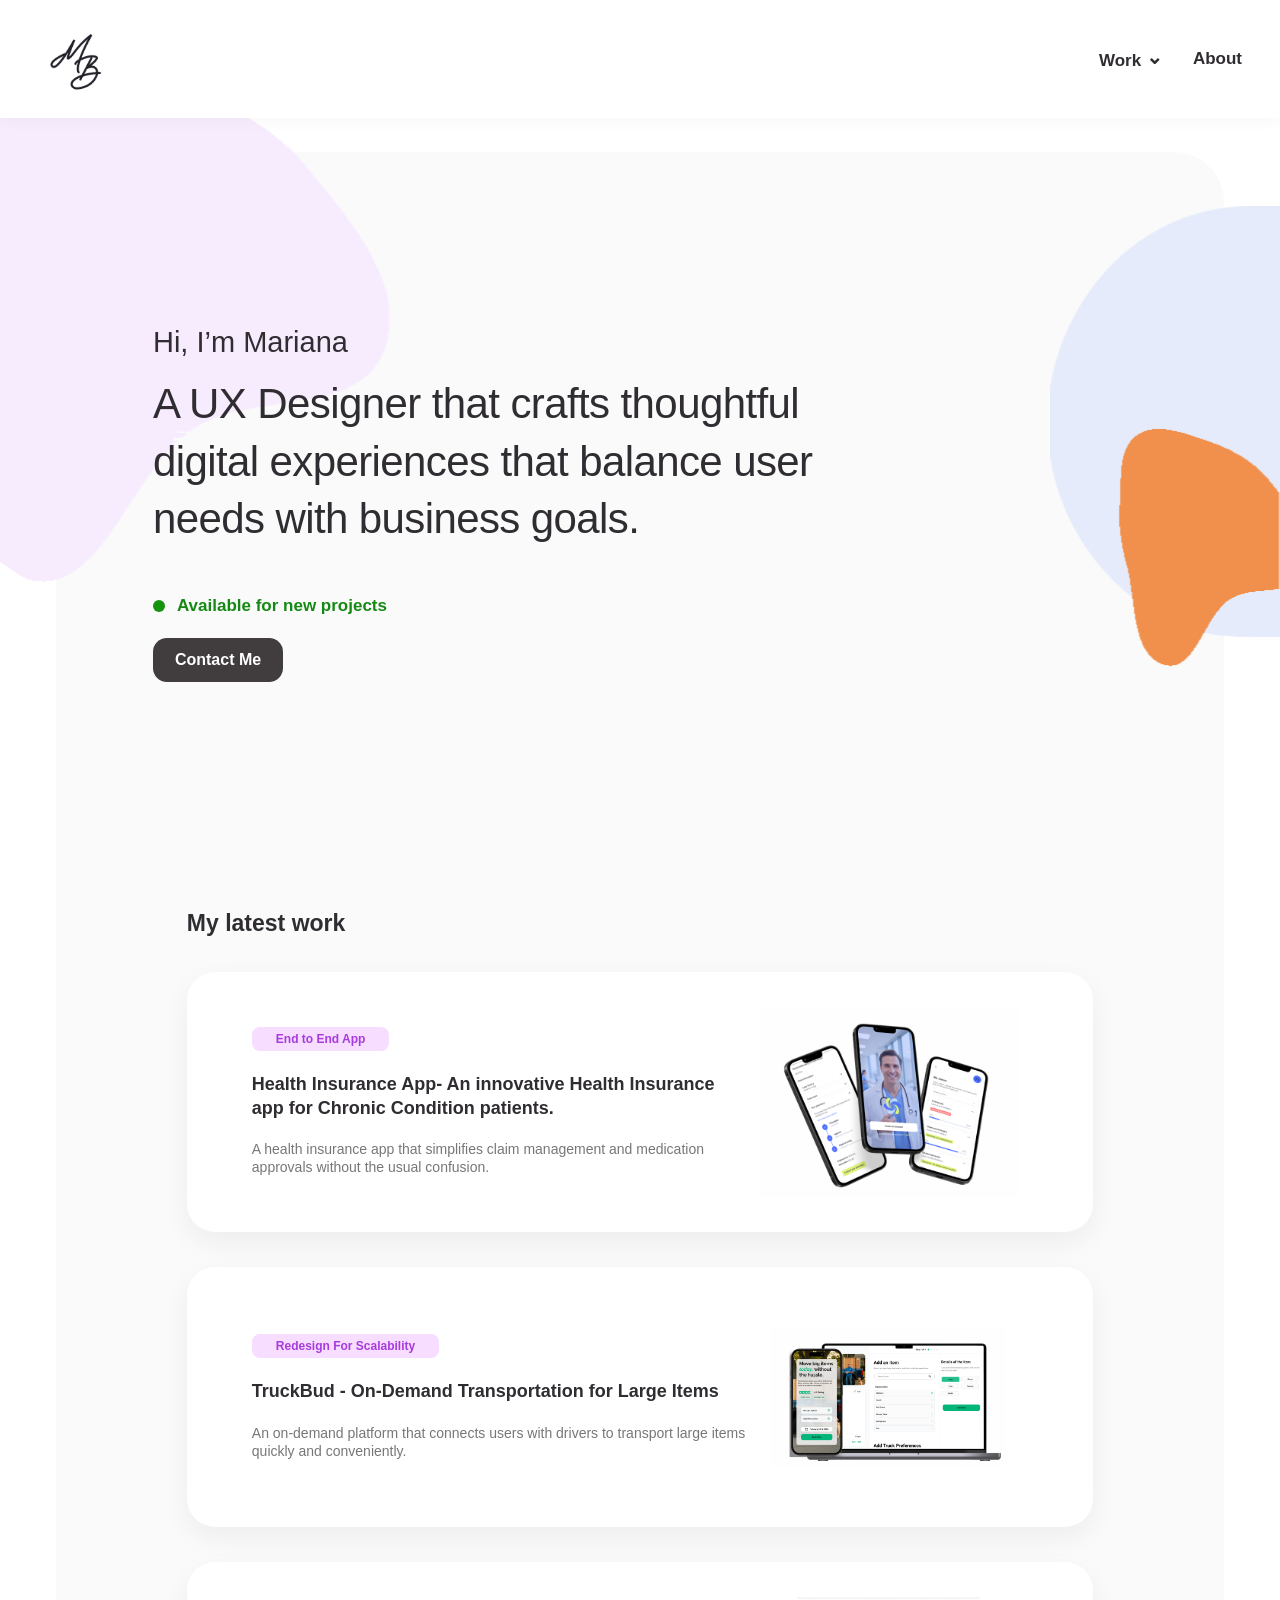
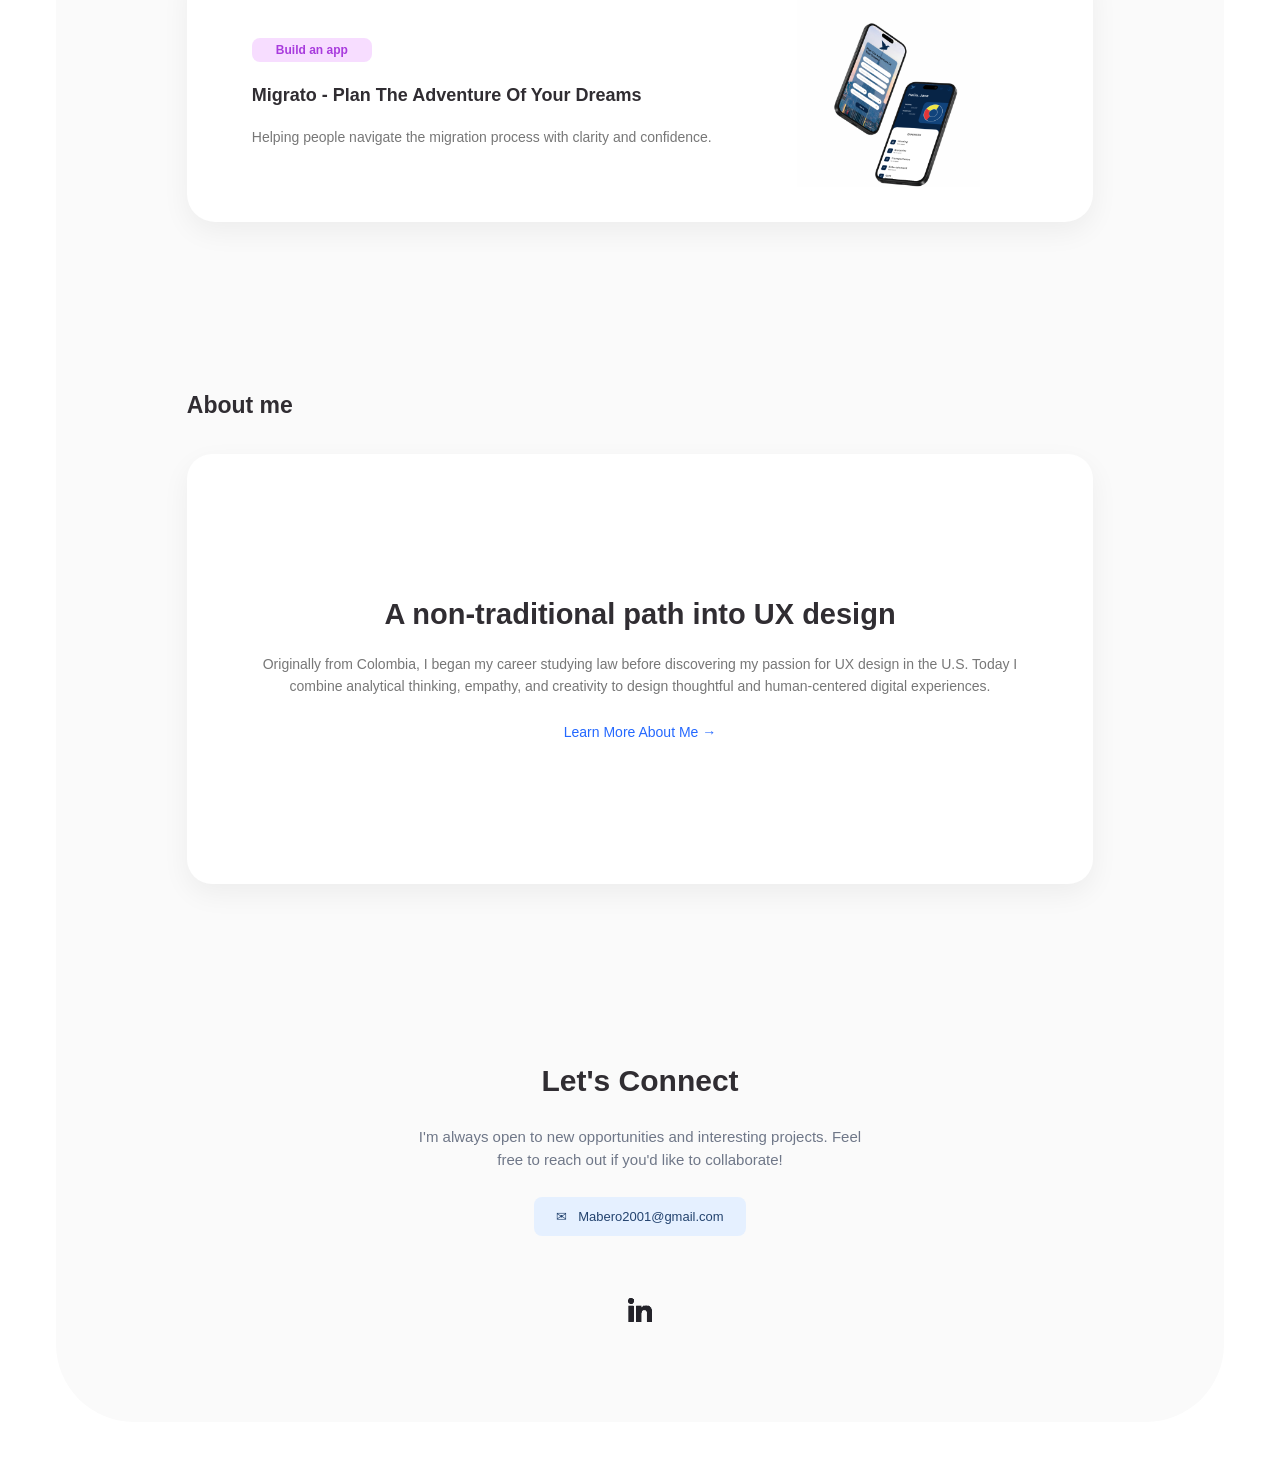
<file: index.html>
<!doctype html>
<html lang="en">
<head>
  <meta charset="utf-8">
  <meta name="viewport" content="width=device-width, initial-scale=1">
  <title>Mariana Bello | UX Designer</title>
  <link rel="stylesheet" href="preview.css?v=case-study-social-icons">
</head>
<body>
  <header class="header">
    <a href="index.html" class="brand" aria-label="Mariana Bello home"><img src="logo.png" alt="MB"></a>
    <nav class="nav" aria-label="Primary navigation">
      <div class="work-menu"><button type="button">Work <span>⌄</span></button><div class="dropdown"><a href="health.html">Health Insurance</a><a href="truckbud.html">Truckbud</a><a href="migrato.html">Migrato</a></div></div>
      <a href="about.html">About</a>
    </nav>
    <button class="mobile-toggle" aria-label="Open menu" aria-expanded="false"><span></span><span></span><span></span></button>
  </header>

  <main class="page-shell">
    <section class="hero">
      <div class="shape lavender"></div><div class="shape blue"></div><div class="shape orange"></div>
      <div class="hero-copy">
        <p>Hi, I’m Mariana</p>
        <h1 class="standard-headline">A UX Designer that crafts thoughtful<br class="desktop-headline-break"> digital experiences that balance user<br class="desktop-headline-break"> needs with business goals.</h1>
        <h1 class="full-width-headline">A UX Designer that crafts thoughtful digital<br>experiences that balance user needs with<br>business goals.</h1>
        <div class="available"><i></i>Available for new projects</div>
        <a class="primary-button" href="mailto:mabero2001@gmail.com">Contact Me</a>
      </div>
    </section>

    <section class="home-section work-section" id="work">
      <h2>My latest work</h2>
      <div class="project-stack">
        <a class="project-card" href="health.html"><div class="project-text"><span>End to End App</span><h3>Health Insurance App- An innovative Health Insurance app for Chronic Condition patients.</h3><p>A health insurance app that simplifies claim management and medication approvals without the usual confusion.</p></div><img src="health-card.png?v=2" alt="Health insurance mobile app screens"></a>
        <a class="project-card" href="truckbud.html"><div class="project-text"><span>Redesign For Scalability</span><h3>TruckBud - On-Demand Transportation for Large Items</h3><p>An on-demand platform that connects users with drivers to transport large items quickly and conveniently.</p></div><img src="truckbud-card.png?v=2" alt="Truckbud mobile and desktop screens"></a>
        <a class="project-card" href="migrato.html"><div class="project-text"><span>Build an app</span><h3>Migrato - Plan The Adventure Of Your Dreams</h3><p>Helping people navigate the migration process with clarity and confidence.</p></div><img src="migrato-card.png?v=2" alt="Migrato mobile app screens"></a>
      </div>
    </section>

    <section class="home-section about-preview">
      <h2>About me</h2>
      <div class="about-preview-card"><h3>A non-traditional path into UX design</h3><p>Originally from Colombia, I began my career studying law before discovering my passion for UX design in the U.S. Today I combine analytical thinking, empathy, and creativity to design thoughtful and human-centered digital experiences.</p><a href="about.html">Learn More About Me <b>→</b></a></div>
    </section>

    <section class="connect" id="contact"><h2>Let's Connect</h2><p>I'm always open to new opportunities and interesting projects. Feel<br>free to reach out if you'd like to collaborate!</p><a href="mailto:mabero2001@gmail.com" class="email">✉ &nbsp; Mabero2001@gmail.com</a><div class="social"><a href="https://www.linkedin.com/in/mariana-bello-10333834a" target="_blank" rel="noopener" aria-label="LinkedIn"><img src="social-linkedin.png" alt=""></a><a href="https://profile.indeed.com" target="_blank" rel="noopener" aria-label="Indeed"><img src="social-indeed.png" alt=""></a></div></section>
  </main>
  <script src="site.js"></script>
</body>
</html>
</file>
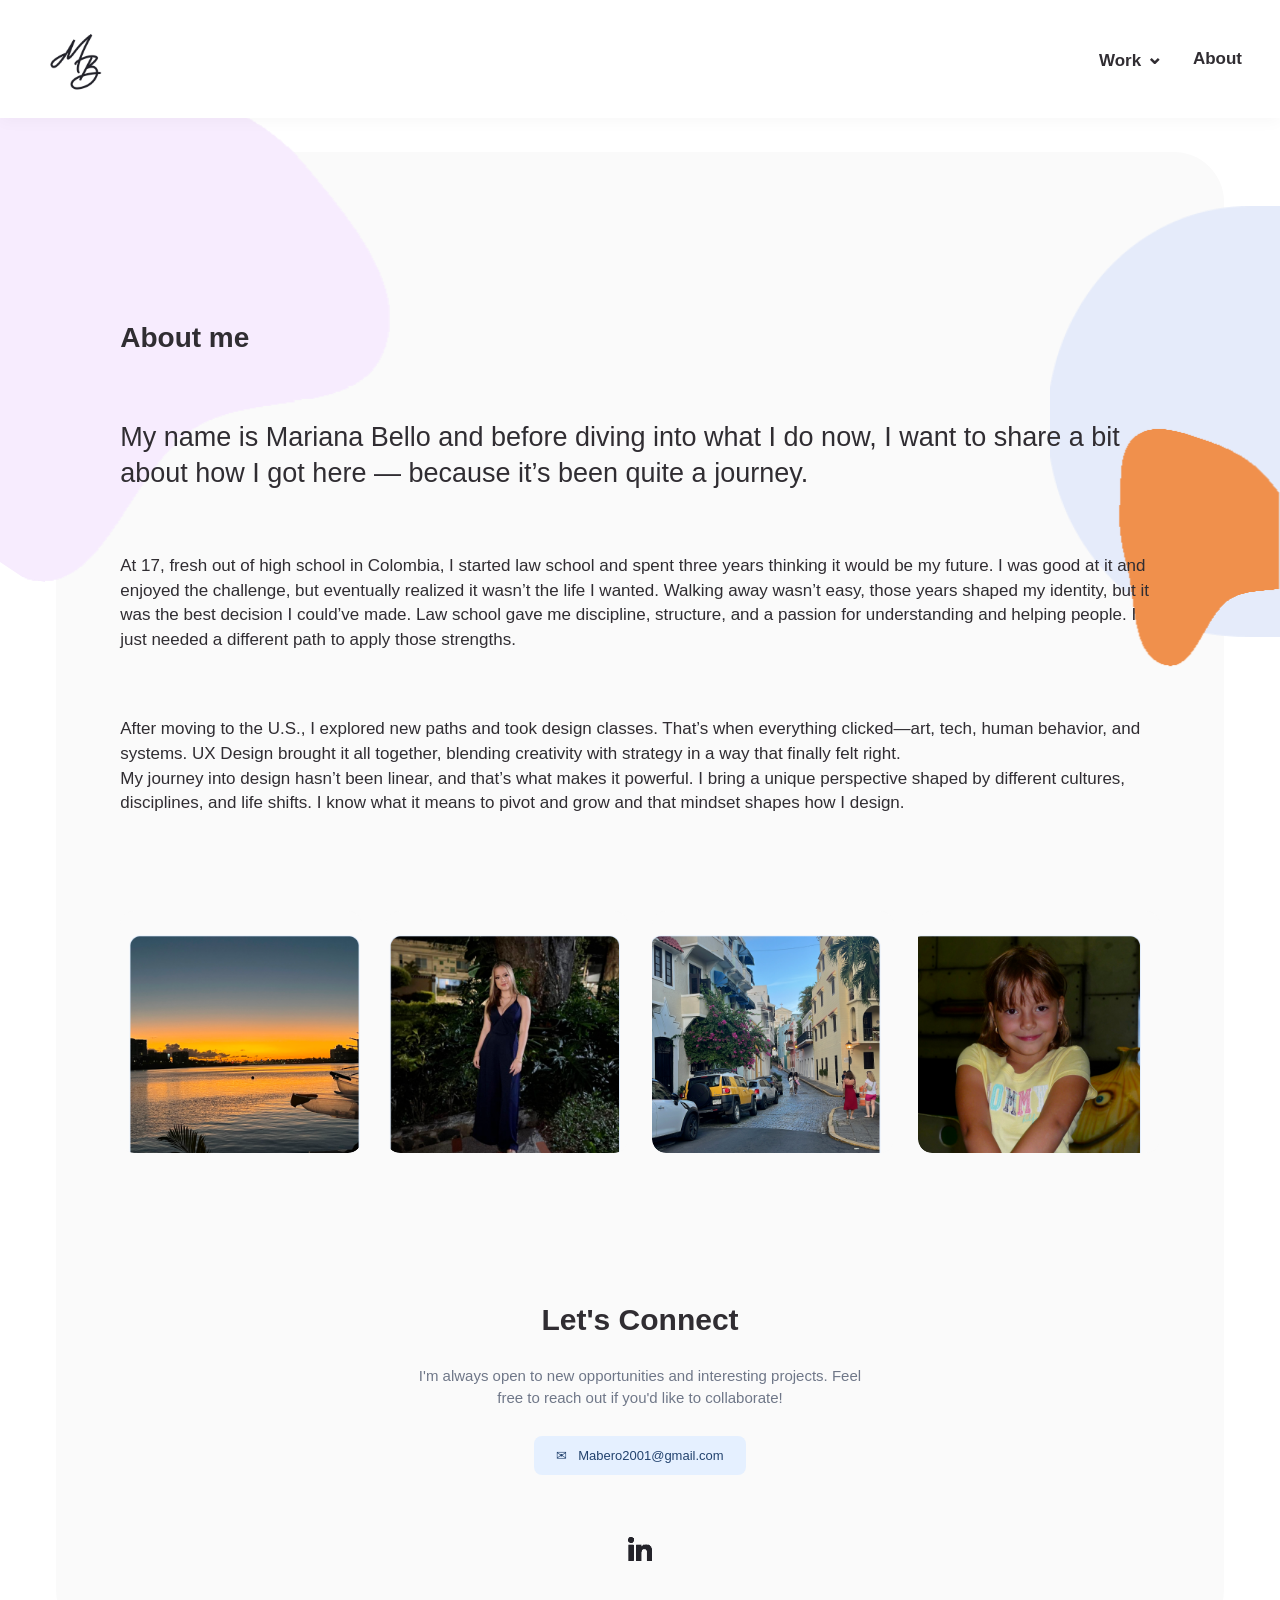
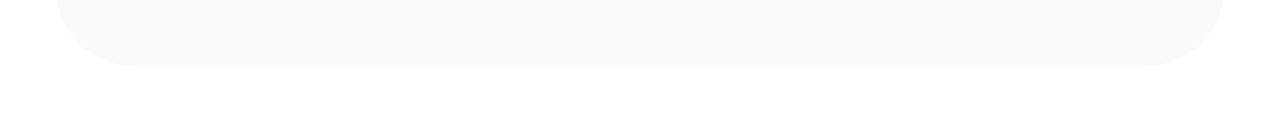
<file: about.html>
<!doctype html><html lang="en"><head><meta charset="utf-8"><meta name="viewport" content="width=device-width, initial-scale=1"><title>About | Mariana Bello</title><link rel="stylesheet" href="preview.css?v=about-text-align-20260706"></head><body>
  <header class="header"><a href="index.html" class="brand" aria-label="Mariana Bello home"><img src="logo.png" alt="MB"></a><nav class="nav" aria-label="Primary navigation"><div class="work-menu"><button type="button">Work <span>⌄</span></button><div class="dropdown"><a href="health.html">Health Insurance</a><a href="truckbud.html">Truckbud</a><a href="migrato.html">Migrato</a></div></div><a href="about.html">About</a></nav><button class="mobile-toggle" aria-label="Open menu" aria-expanded="false"><span></span><span></span><span></span></button></header>
  <main class="page-shell about-page"><section class="hero"><div class="shape lavender"></div><div class="shape blue"></div><div class="shape orange"></div></section>
  <section class="about-content"><h2>About me</h2><p class="about-lead">My name is Mariana Bello and before diving into what I do now, I want to share a bit about how I got here — because it’s been quite a journey.</p><p>At 17, fresh out of high school in Colombia, I started law school and spent three years thinking it would be my future. I was good at it and enjoyed the challenge, but eventually realized it wasn’t the life I wanted. Walking away wasn’t easy, those years shaped my identity, but it was the best decision I could’ve made. Law school gave me discipline, structure, and a passion for understanding and helping people. I just needed a different path to apply those strengths.</p><p>After moving to the U.S., I explored new paths and took design classes. That’s when everything clicked—art, tech, human behavior, and systems. UX Design brought it all together, blending creativity with strategy in a way that finally felt right.<br>My journey into design hasn’t been linear, and that’s what makes it powerful. I bring a unique perspective shaped by different cultures, disciplines, and life shifts. I know what it means to pivot and grow and that mindset shapes how I design.</p><div class="photo-grid"><div class="photo-frame"><img src="about-1.png" alt="Sunset by the water"></div><div class="photo-frame"><img src="about-2.png" alt="Mariana outdoors"></div><div class="photo-frame"><img src="about-3.png" alt="A colorful city street"></div><div class="photo-frame"><img src="about-4.png" alt="Mariana as a child"></div></div></section>
  <section class="connect"><h2>Let's Connect</h2><p>I'm always open to new opportunities and interesting projects. Feel<br>free to reach out if you'd like to collaborate!</p><a href="mailto:mabero2001@gmail.com" class="email">✉ &nbsp; Mabero2001@gmail.com</a><div class="social"><a href="https://www.linkedin.com/in/mariana-bello-10333834a" target="_blank" rel="noopener" aria-label="LinkedIn"><img src="social-linkedin.png" alt=""></a><a href="https://profile.indeed.com" target="_blank" rel="noopener" aria-label="Indeed"><img src="social-indeed.png" alt=""></a></div></section></main><script src="site.js"></script></body></html>
</file>
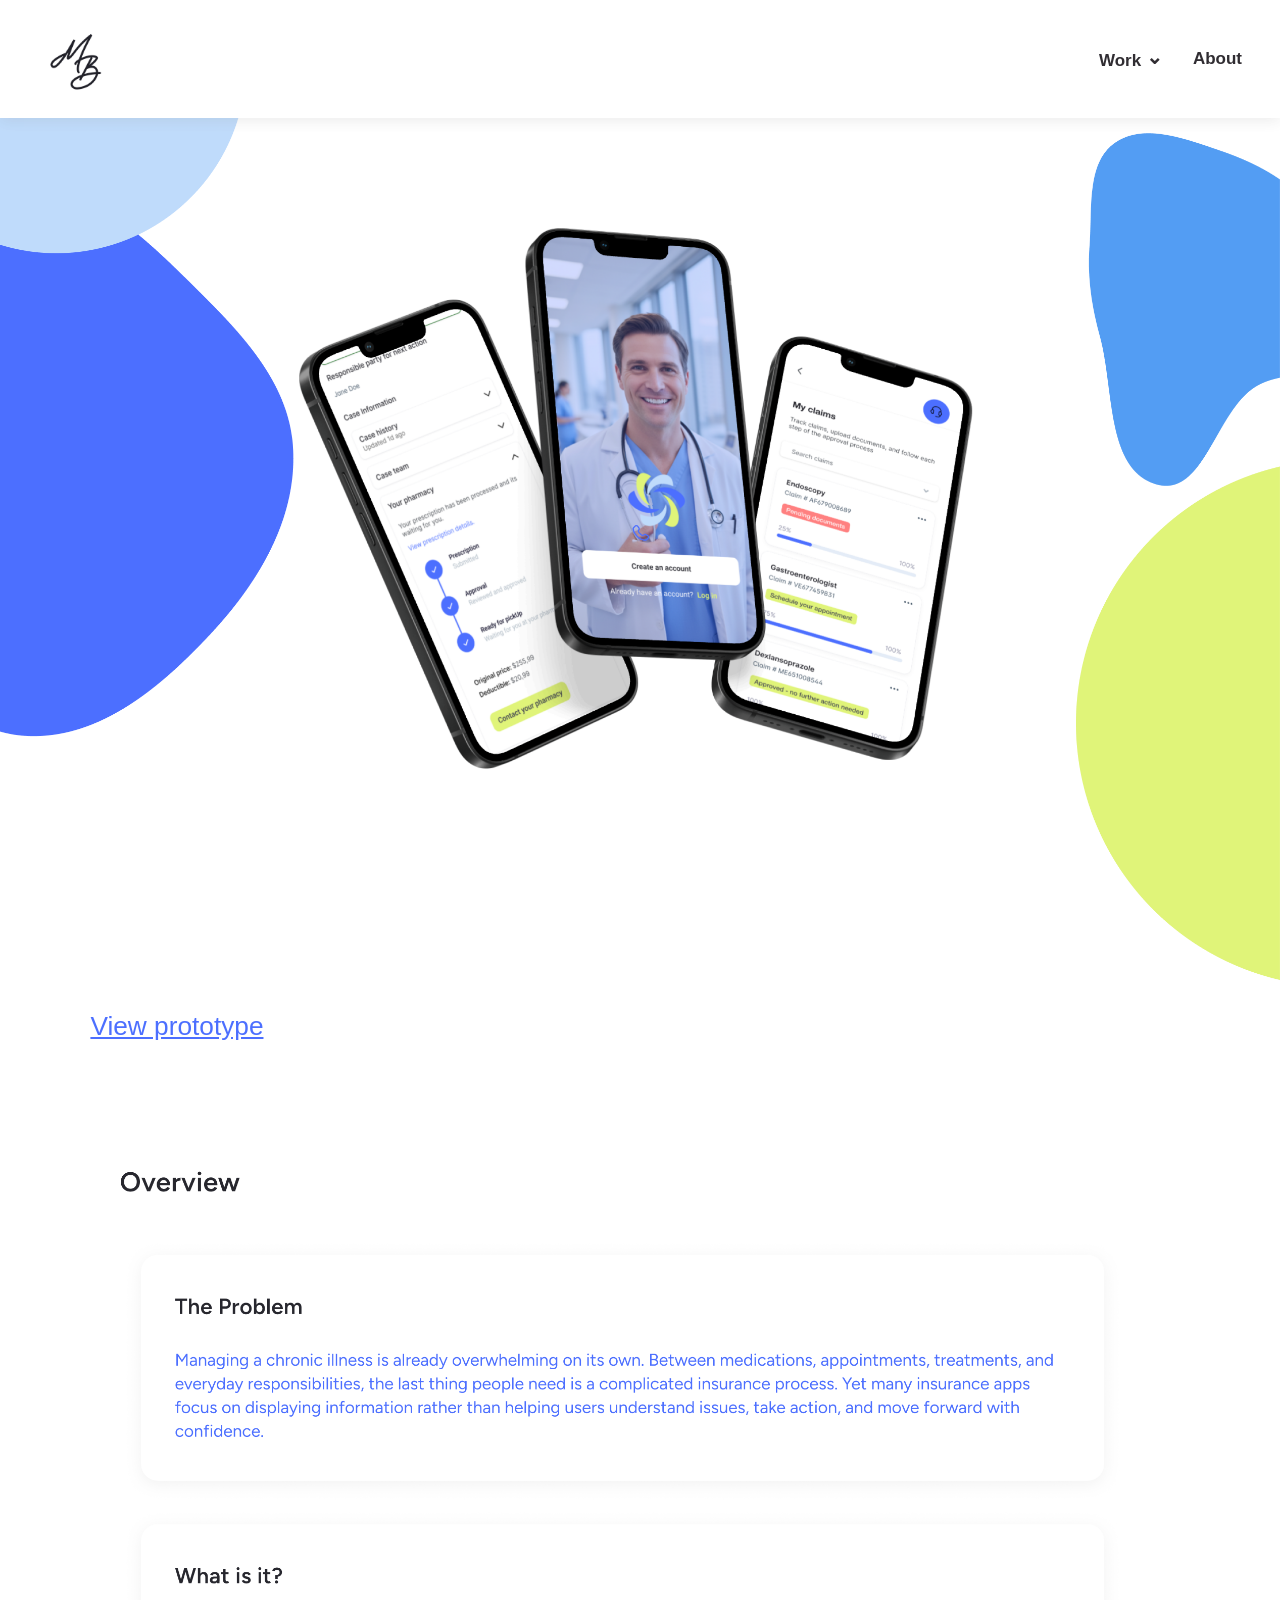
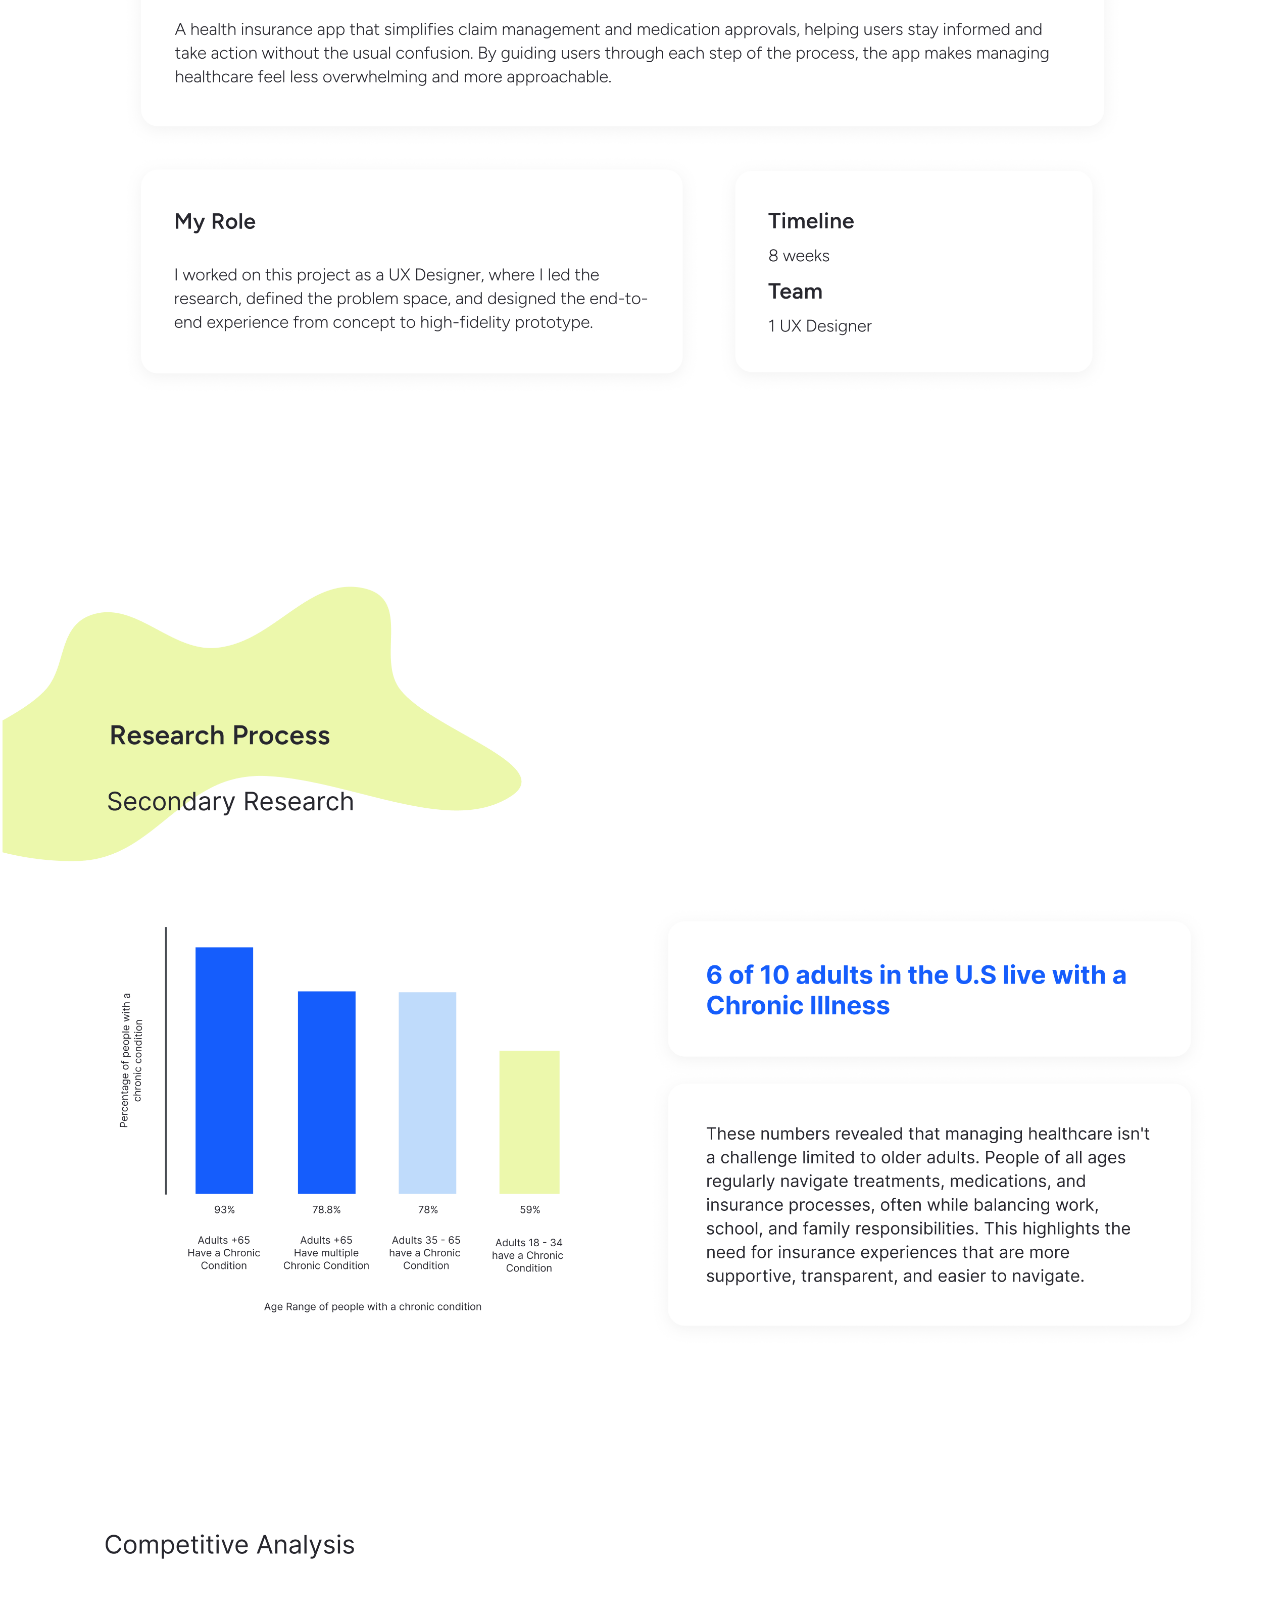
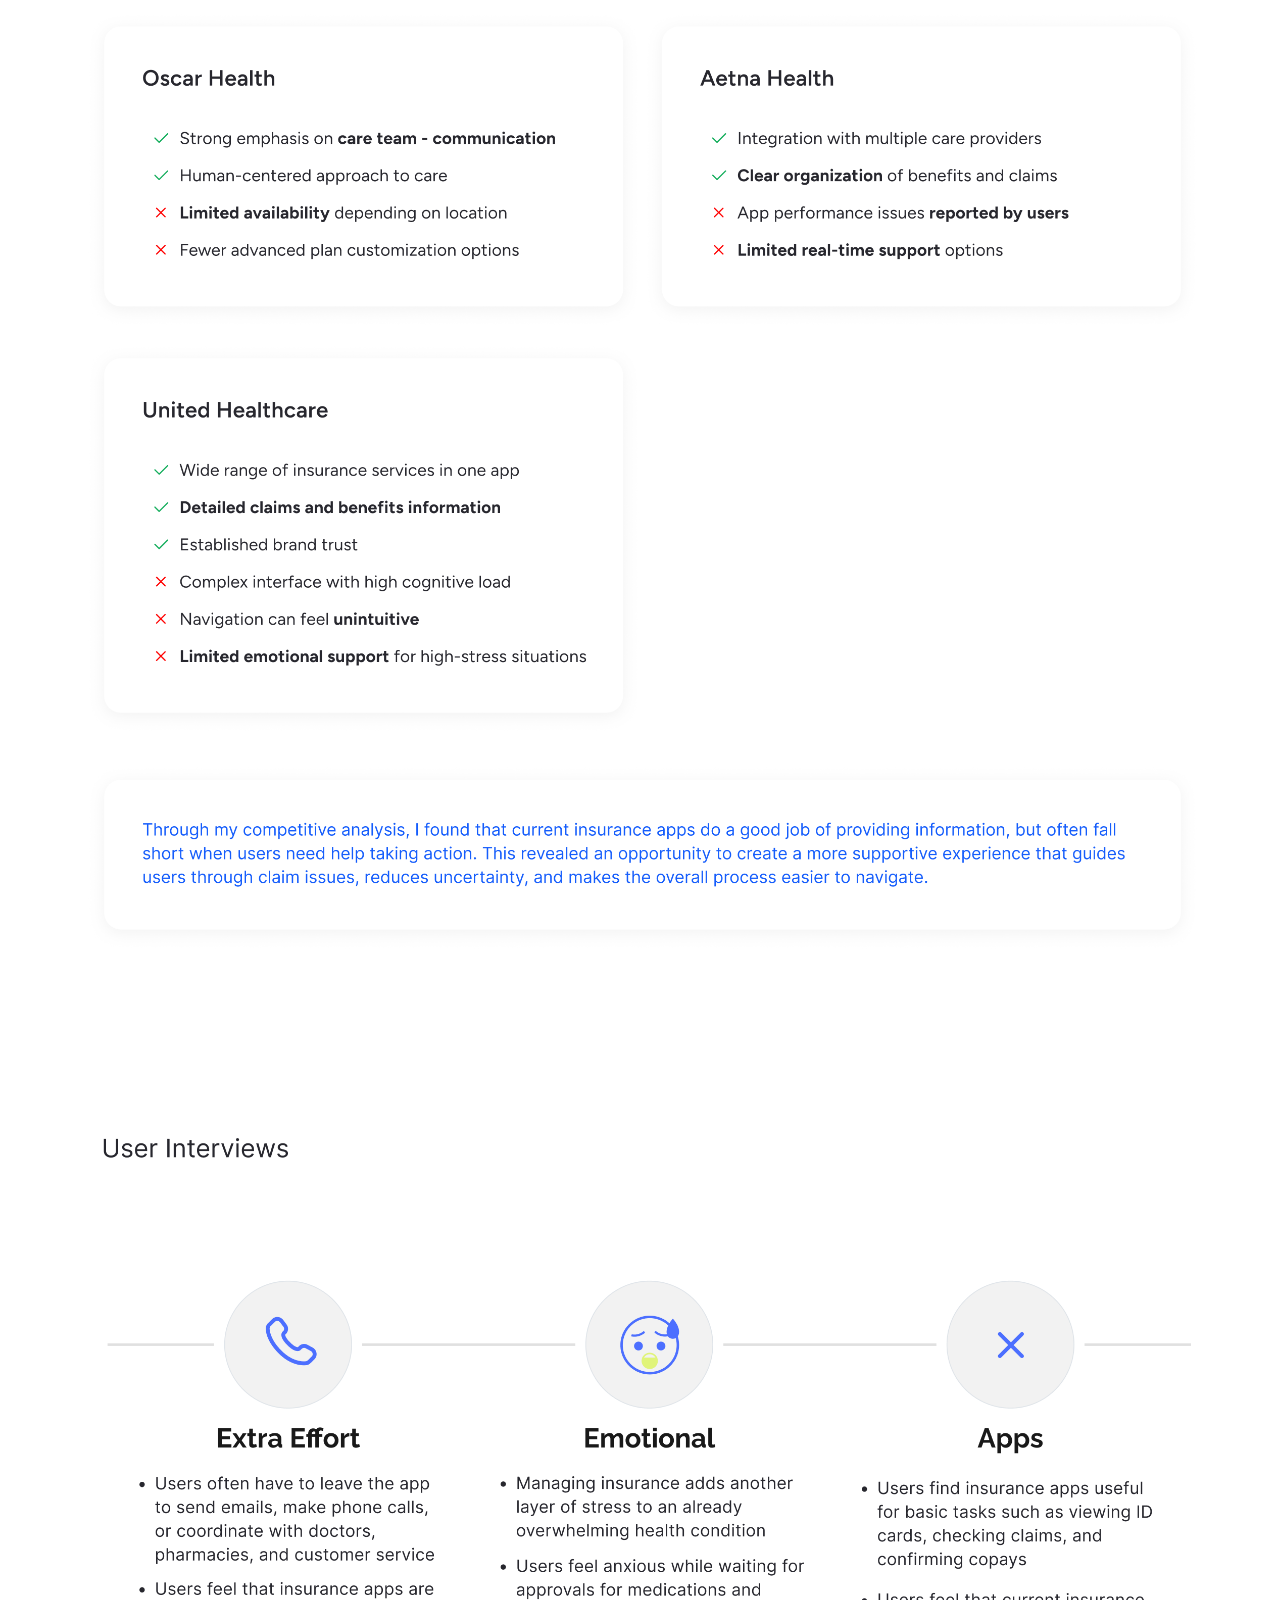
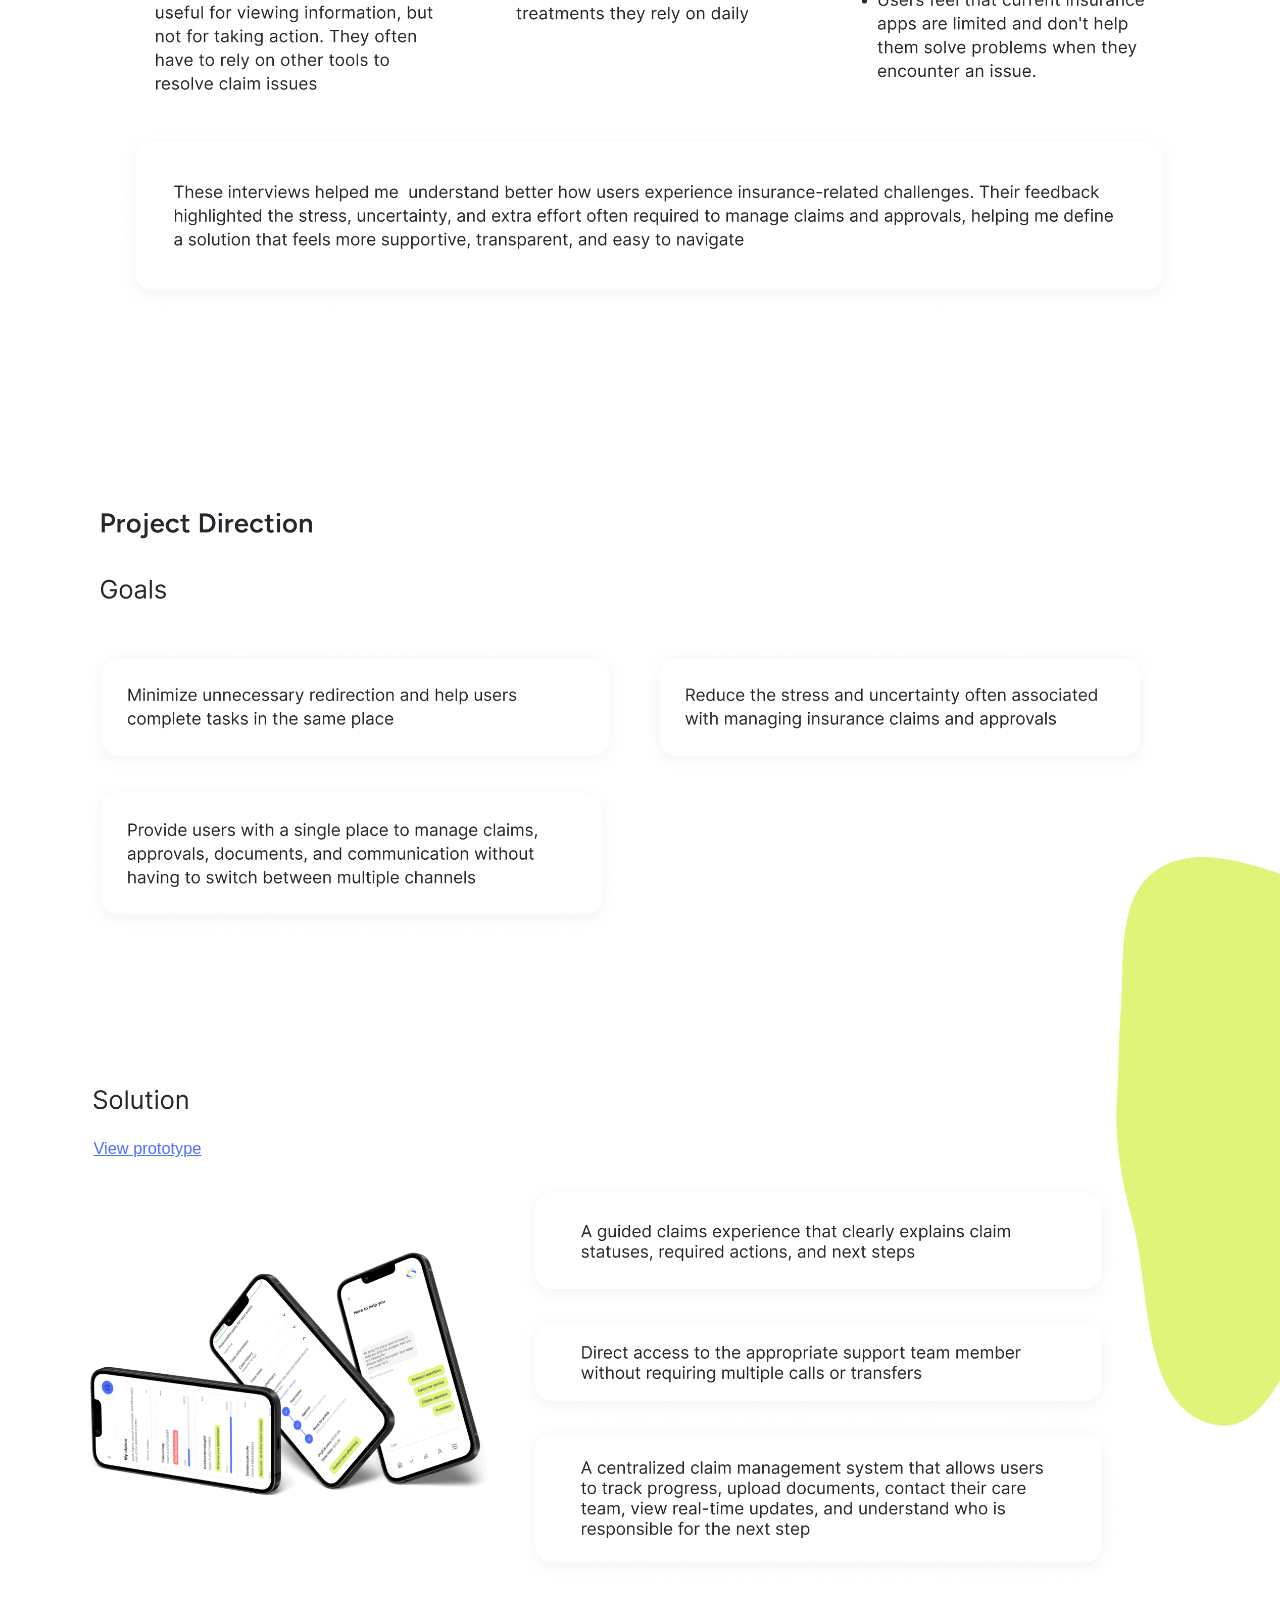
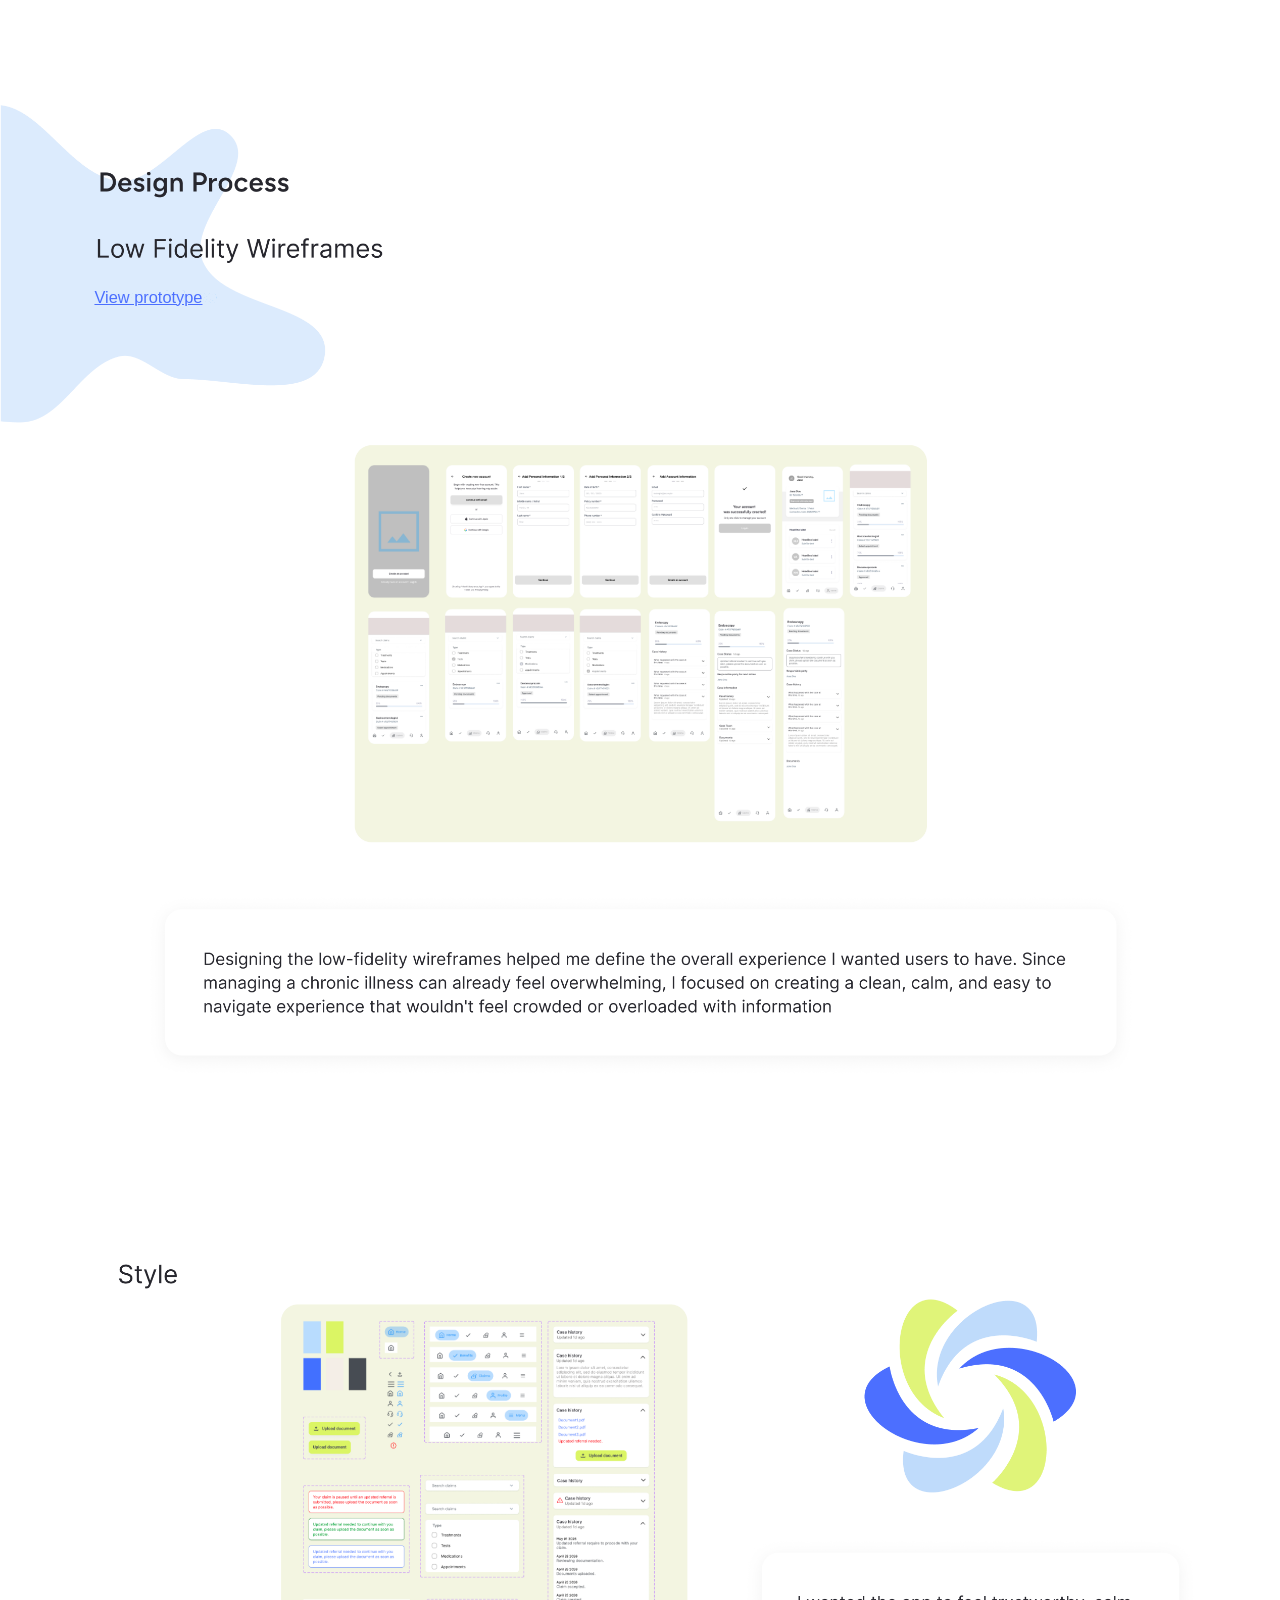
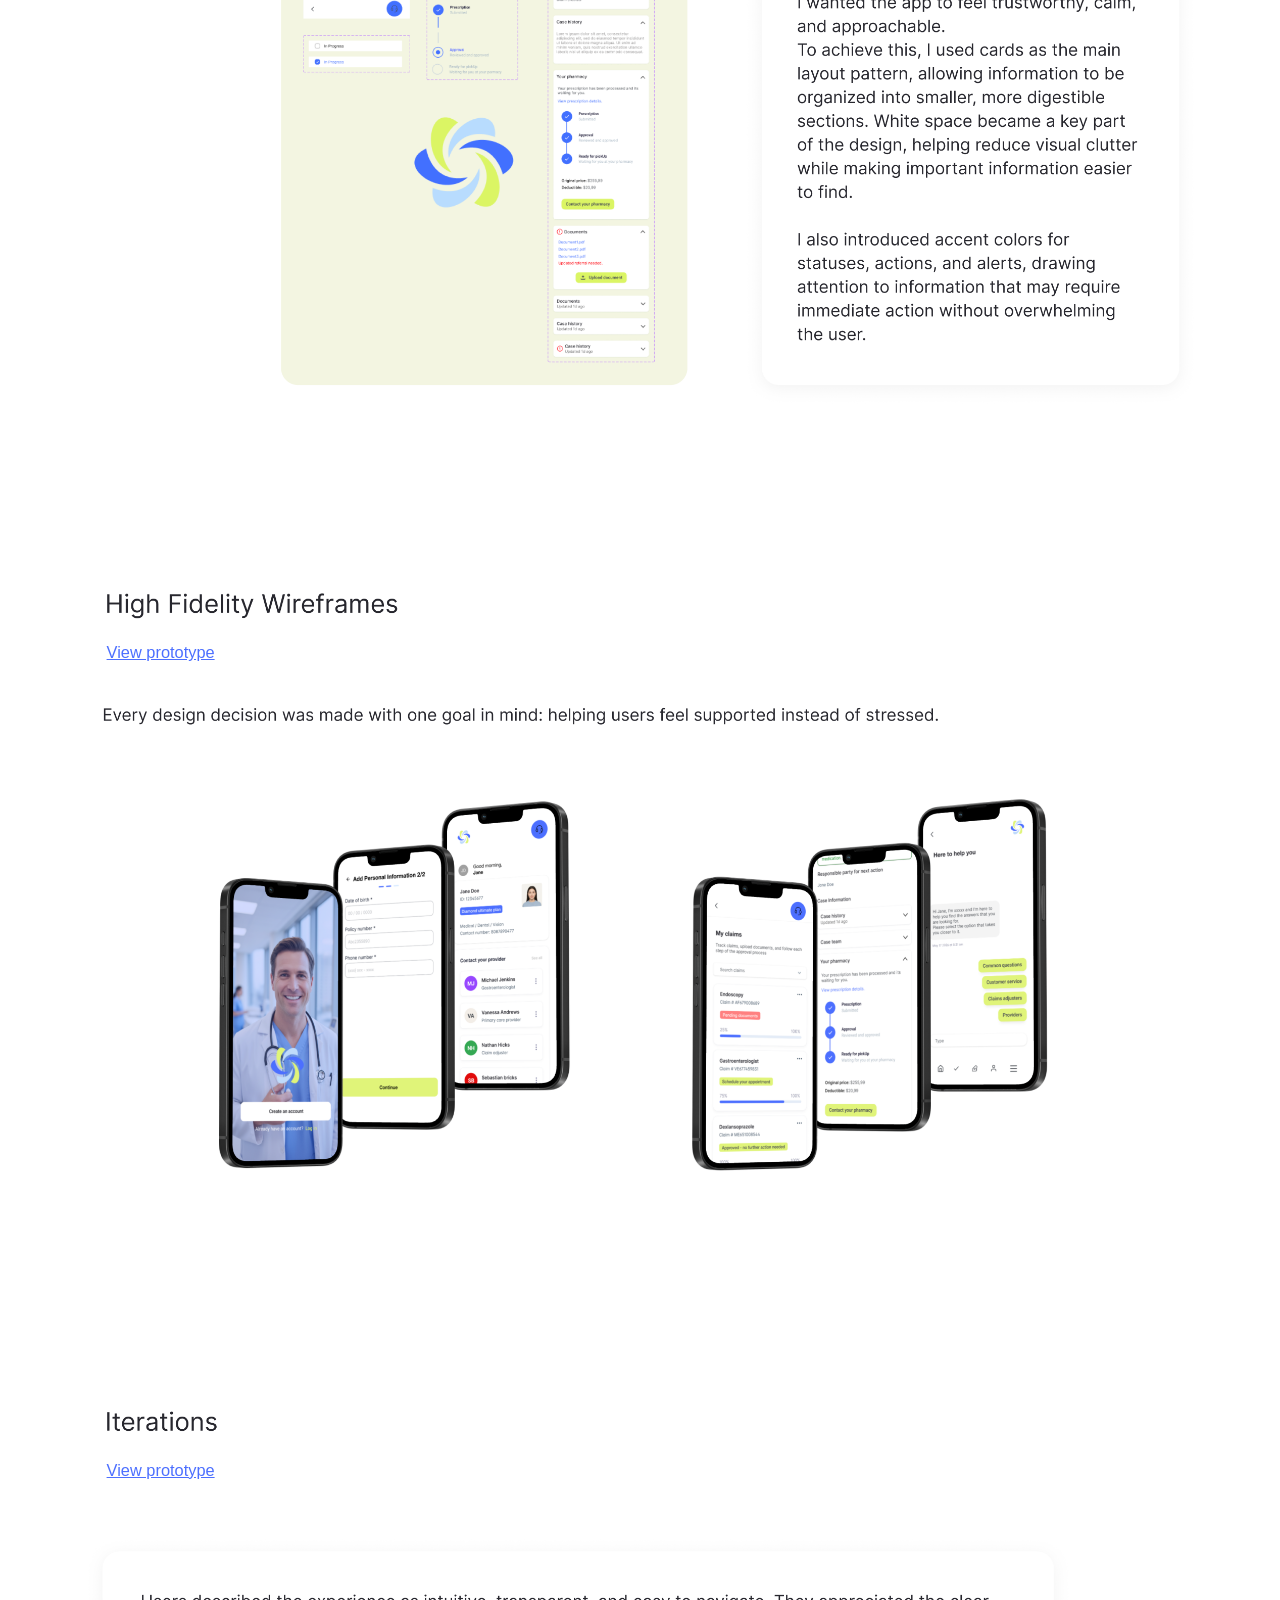
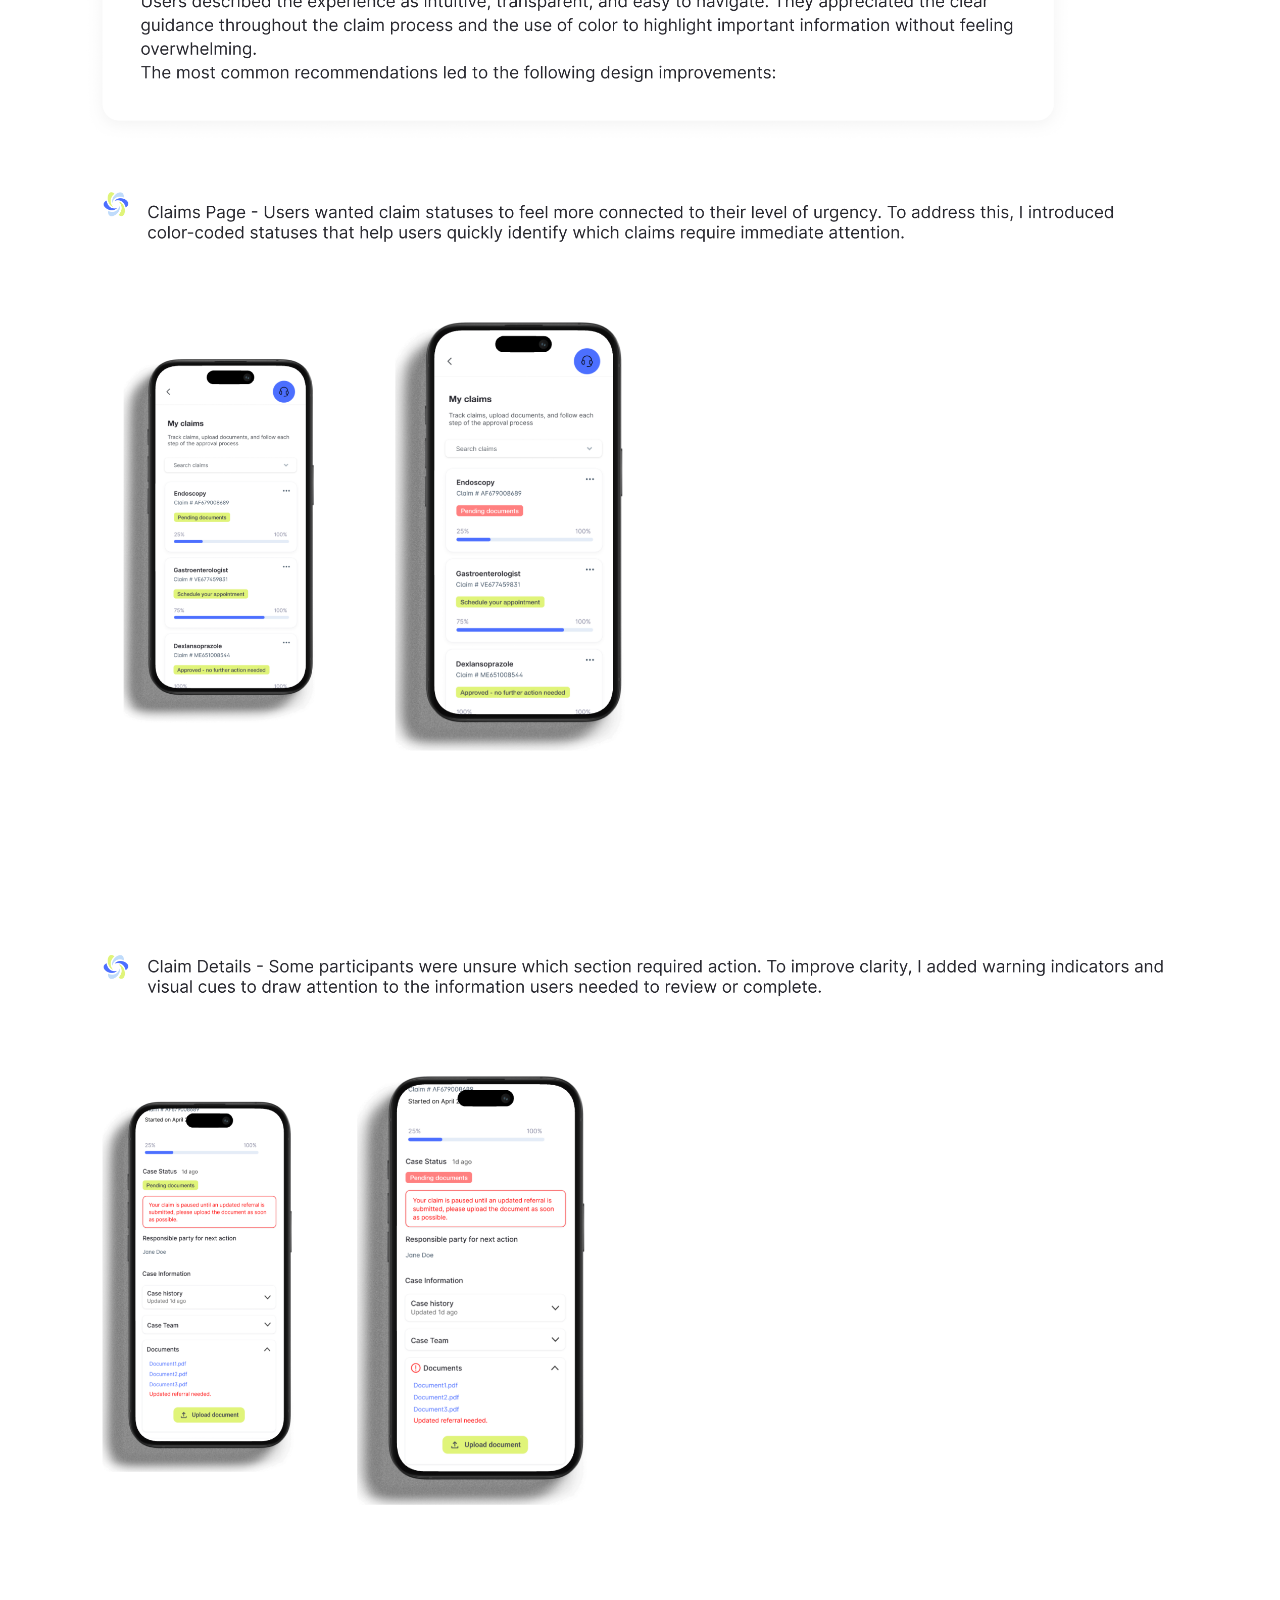
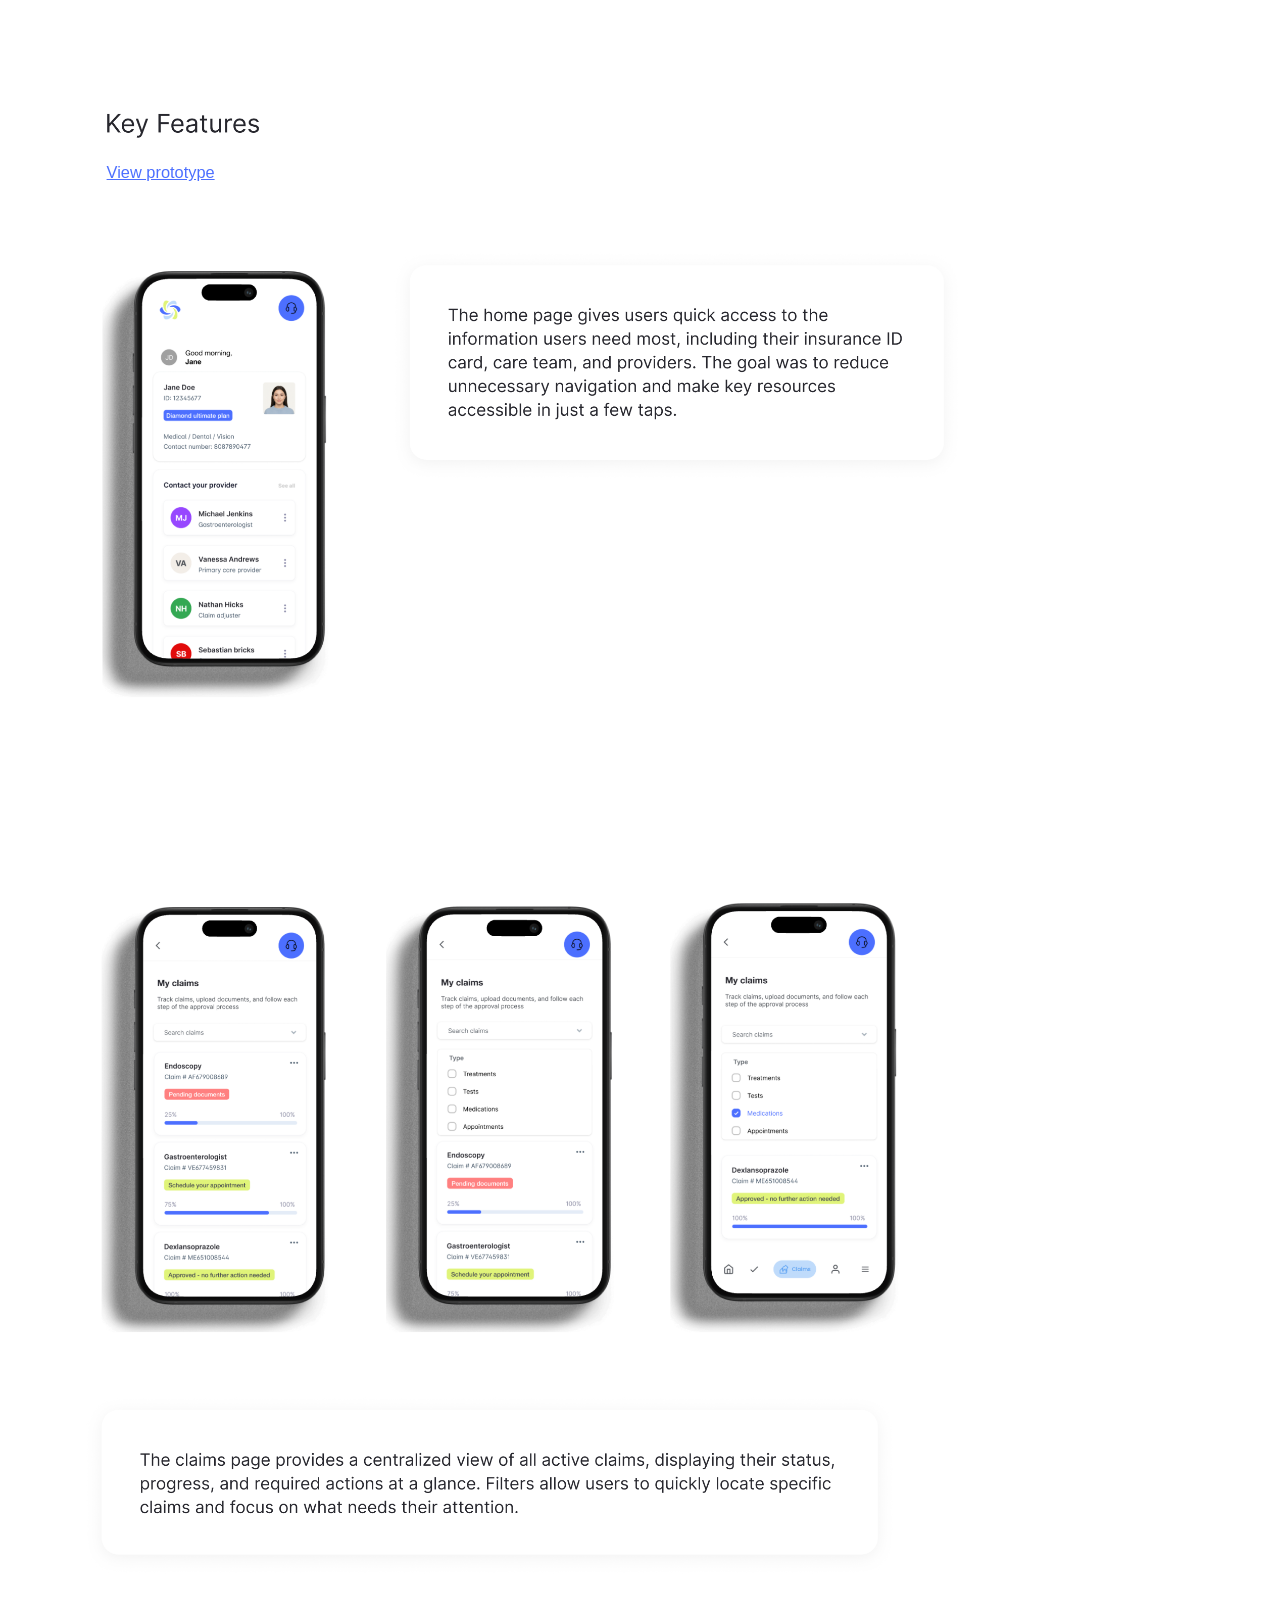
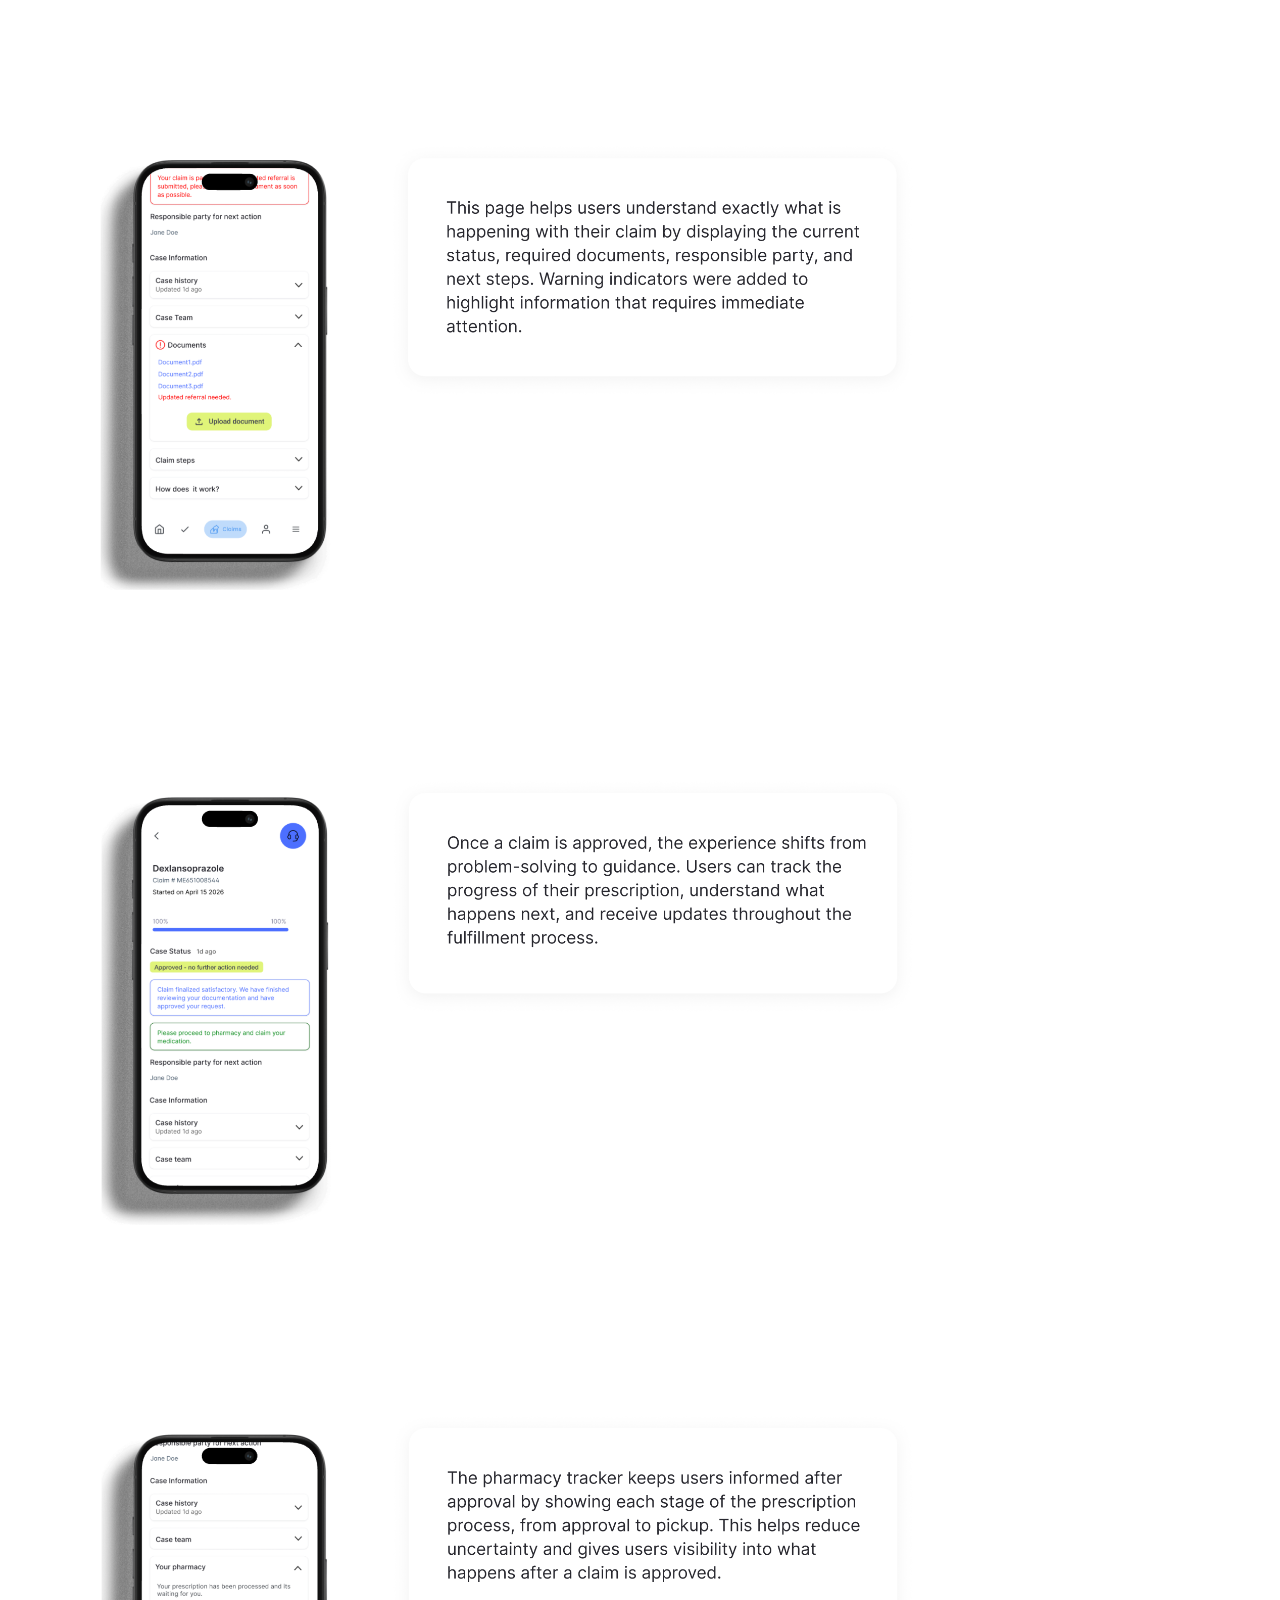
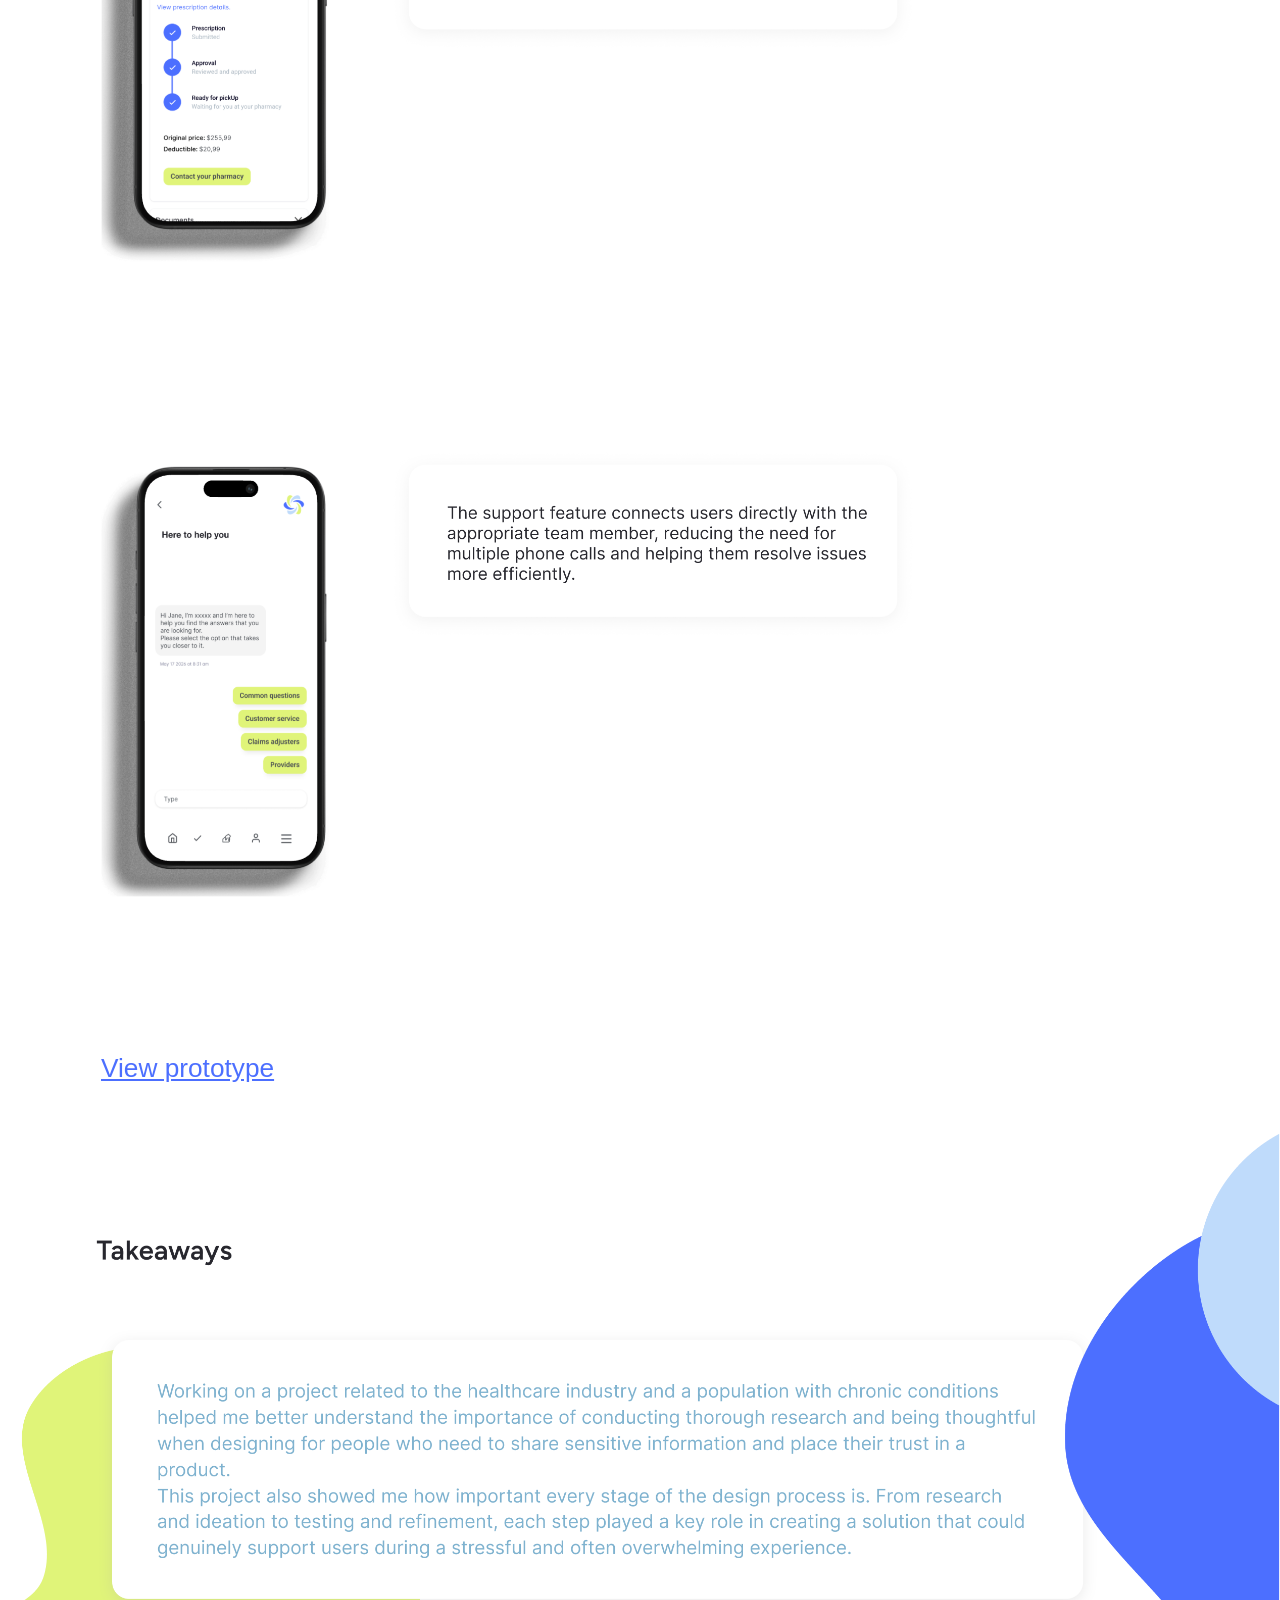
<file: health.html>
<!doctype html><html lang="en"><head><meta charset="utf-8"><meta name="viewport" content="width=device-width, initial-scale=1"><title>Health Insurance | Mariana Bello</title><link rel="stylesheet" href="preview.css?v=health-link-clean-2"></head><body class="case-page"><header class="header"><a href="index.html" class="brand" aria-label="Mariana Bello home"><img src="logo.png" alt="MB"></a><nav class="nav" aria-label="Primary navigation"><div class="work-menu"><button type="button">Work <span>⌄</span></button><div class="dropdown"><a href="health.html">Health Insurance</a><a href="truckbud.html">Truckbud</a><a href="migrato.html">Migrato</a></div></div><a href="about.html">About</a></nav><button class="mobile-toggle" aria-label="Open menu" aria-expanded="false"><span></span><span></span><span></span></button></header><main class="case-board-wrap"><div class="case-board case-board-segments" role="img" aria-label="Health Insurance UX case study"><img src="health-slice-0.png" alt=""><div class="case-link-band" style="--band-image:url('health-link-final-0.png');--band-ratio:2534 / 100;--link-left:7.0639%;--link-size:2.05cqw;--link-color:#4c6fff"><a href="https://www.figma.com/proto/3Sr947ek17An6M1HU3giwh/Capstone-2----Health-Insurance?node-id=260-5961&amp;viewport=-674%2C-1032%2C0.12&amp;t=uEBZmtgbaae7deXr-1&amp;scaling=scale-down&amp;content-scaling=fixed&amp;starting-point-node-id=51%3A3202&amp;page-id=" target="_blank" rel="noopener">View prototype</a></div><img src="health-slice-1.png" alt=""><div class="case-link-band" style="--band-image:url('health-link-final-1.png');--band-ratio:2534 / 66;--link-left:7.3007%;--link-size:1.28cqw;--link-color:#4c6fff"><a href="https://www.figma.com/proto/3Sr947ek17An6M1HU3giwh/Capstone-2----Health-Insurance?node-id=260-5961&amp;viewport=-674%2C-1032%2C0.12&amp;t=uEBZmtgbaae7deXr-1&amp;scaling=scale-down&amp;content-scaling=fixed&amp;starting-point-node-id=51%3A3202&amp;page-id=" target="_blank" rel="noopener">View prototype</a></div><img src="health-slice-2.png" alt=""><div class="case-link-band" style="--band-image:url('health-link-lowfi-clean.png');--band-ratio:2534 / 66;--link-left:7.3796%;--link-size:1.28cqw;--link-color:#4c6fff"><a href="https://www.figma.com/proto/3Sr947ek17An6M1HU3giwh/Capstone-2----Health-Insurance?node-id=260-5961&amp;viewport=-674%2C-1032%2C0.12&amp;t=uEBZmtgbaae7deXr-1&amp;scaling=scale-down&amp;content-scaling=fixed&amp;starting-point-node-id=51%3A3202&amp;page-id=" target="_blank" rel="noopener">View prototype</a></div><img src="health-slice-3.png" alt=""><div class="case-link-band" style="--band-image:url('health-link-final-3.png');--band-ratio:2534 / 66;--link-left:8.3268%;--link-size:1.28cqw;--link-color:#4c6fff"><a href="https://www.figma.com/proto/3Sr947ek17An6M1HU3giwh/Capstone-2----Health-Insurance?node-id=260-5961&amp;viewport=-674%2C-1032%2C0.12&amp;t=uEBZmtgbaae7deXr-1&amp;scaling=scale-down&amp;content-scaling=fixed&amp;starting-point-node-id=51%3A3202&amp;page-id=" target="_blank" rel="noopener">View prototype</a></div><img src="health-slice-4.png" alt=""><div class="case-link-band" style="--band-image:url('health-link-final-4.png');--band-ratio:2534 / 66;--link-left:8.3268%;--link-size:1.28cqw;--link-color:#4c6fff"><a href="https://www.figma.com/proto/3Sr947ek17An6M1HU3giwh/Capstone-2----Health-Insurance?node-id=260-5961&amp;viewport=-674%2C-1032%2C0.12&amp;t=uEBZmtgbaae7deXr-1&amp;scaling=scale-down&amp;content-scaling=fixed&amp;starting-point-node-id=51%3A3202&amp;page-id=" target="_blank" rel="noopener">View prototype</a></div><img src="health-slice-5.png" alt=""><div class="case-link-band" style="--band-image:url('health-link-final-5.png');--band-ratio:2534 / 66;--link-left:8.3268%;--link-size:1.28cqw;--link-color:#4c6fff"><a href="https://www.figma.com/proto/3Sr947ek17An6M1HU3giwh/Capstone-2----Health-Insurance?node-id=260-5961&amp;viewport=-674%2C-1032%2C0.12&amp;t=uEBZmtgbaae7deXr-1&amp;scaling=scale-down&amp;content-scaling=fixed&amp;starting-point-node-id=51%3A3202&amp;page-id=" target="_blank" rel="noopener">View prototype</a></div><img src="health-slice-6.png" alt=""><div class="case-link-band" style="--band-image:url('health-link-final-6.png');--band-ratio:2534 / 101;--link-left:7.8927%;--link-size:2.05cqw;--link-color:#4c6fff"><a href="https://www.figma.com/proto/3Sr947ek17An6M1HU3giwh/Capstone-2----Health-Insurance?node-id=260-5961&amp;viewport=-674%2C-1032%2C0.12&amp;t=uEBZmtgbaae7deXr-1&amp;scaling=scale-down&amp;content-scaling=fixed&amp;starting-point-node-id=51%3A3202&amp;page-id=" target="_blank" rel="noopener">View prototype</a></div><img src="health-slice-end.png" alt=""></div><a href="https://www.linkedin.com/in/mariana-bello-10333834a" target="_blank" rel="noopener" aria-label="LinkedIn" style="cursor:pointer;display:block;height:0.2015%;left:47.3%;position:absolute;top:9987.4351%;width:2.1%;z-index:15"></a><a href="https://profile.indeed.com" target="_blank" rel="noopener" aria-label="Indeed" style="cursor:pointer;display:block;height:0.2418%;left:50.7%;position:absolute;top:9985.4198%;width:2.1%;z-index:15"></a></main><script src="site.js"></script></body></html>
</file>
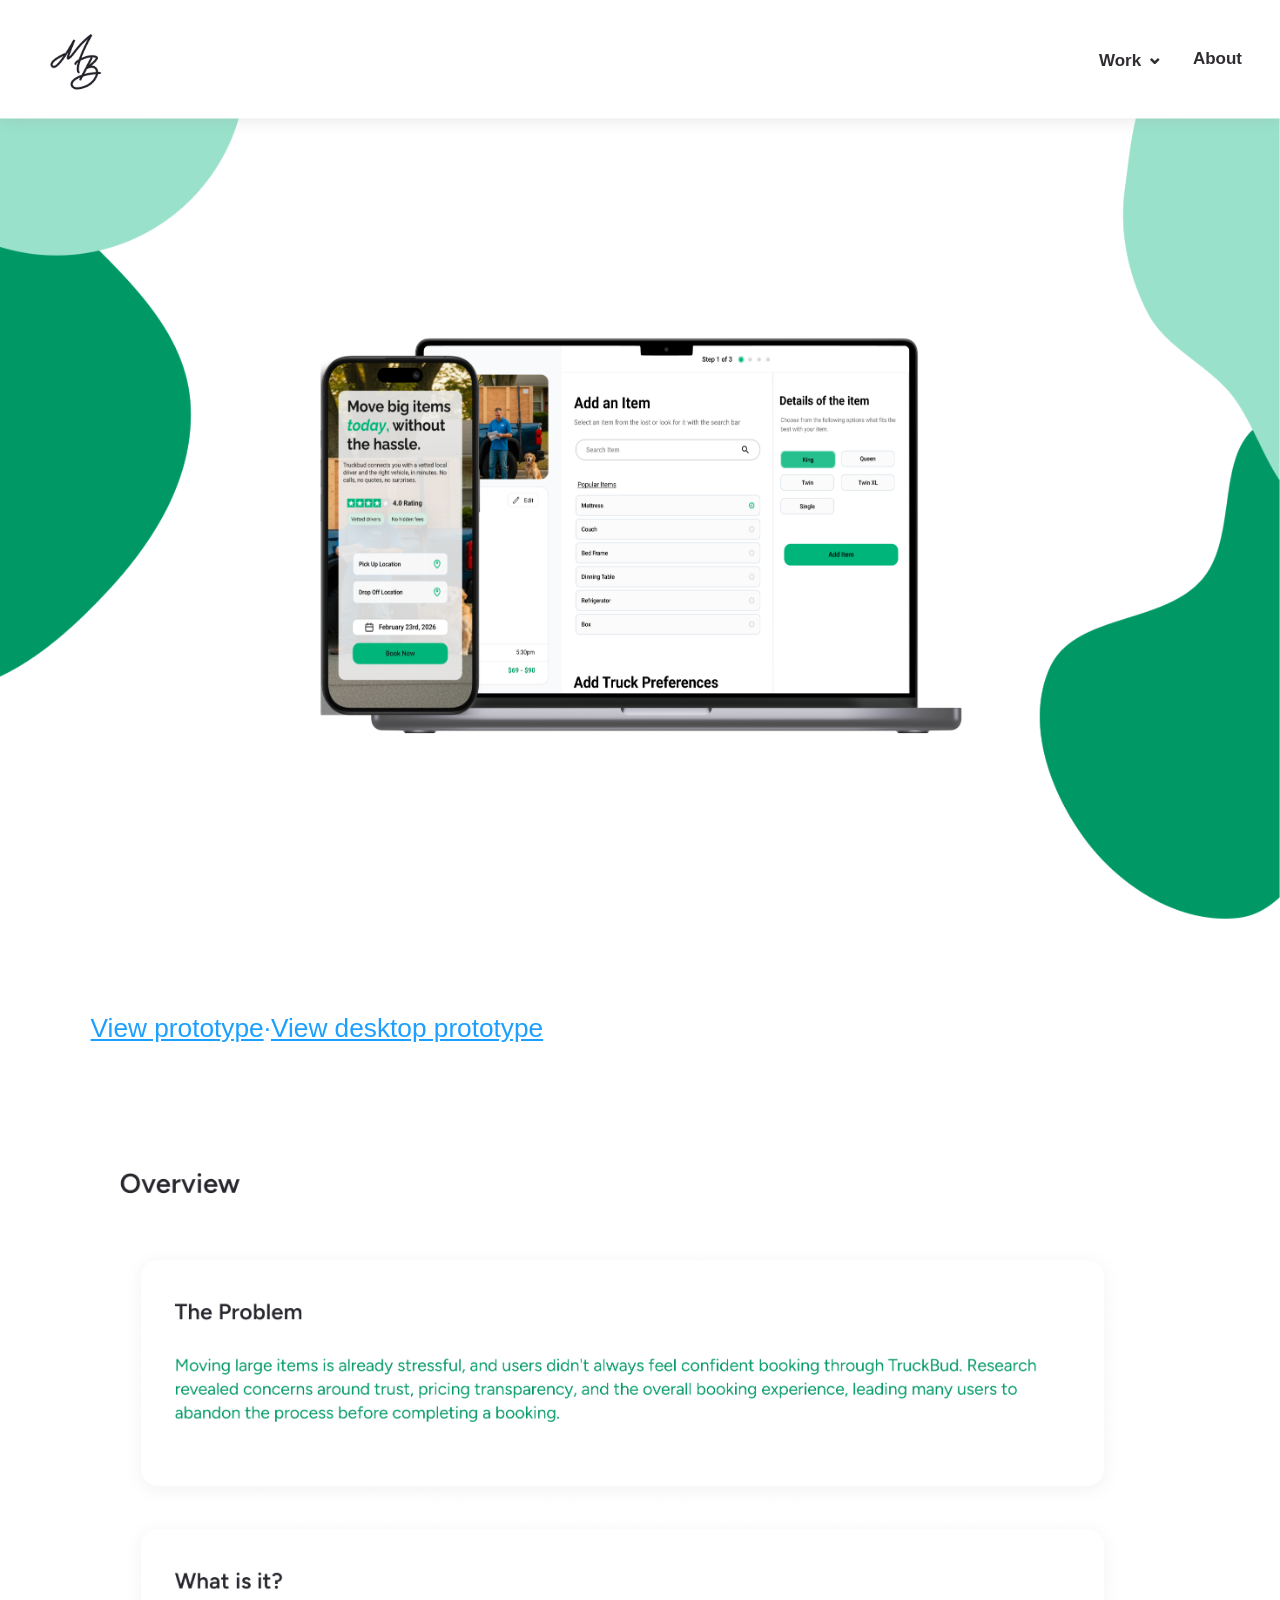
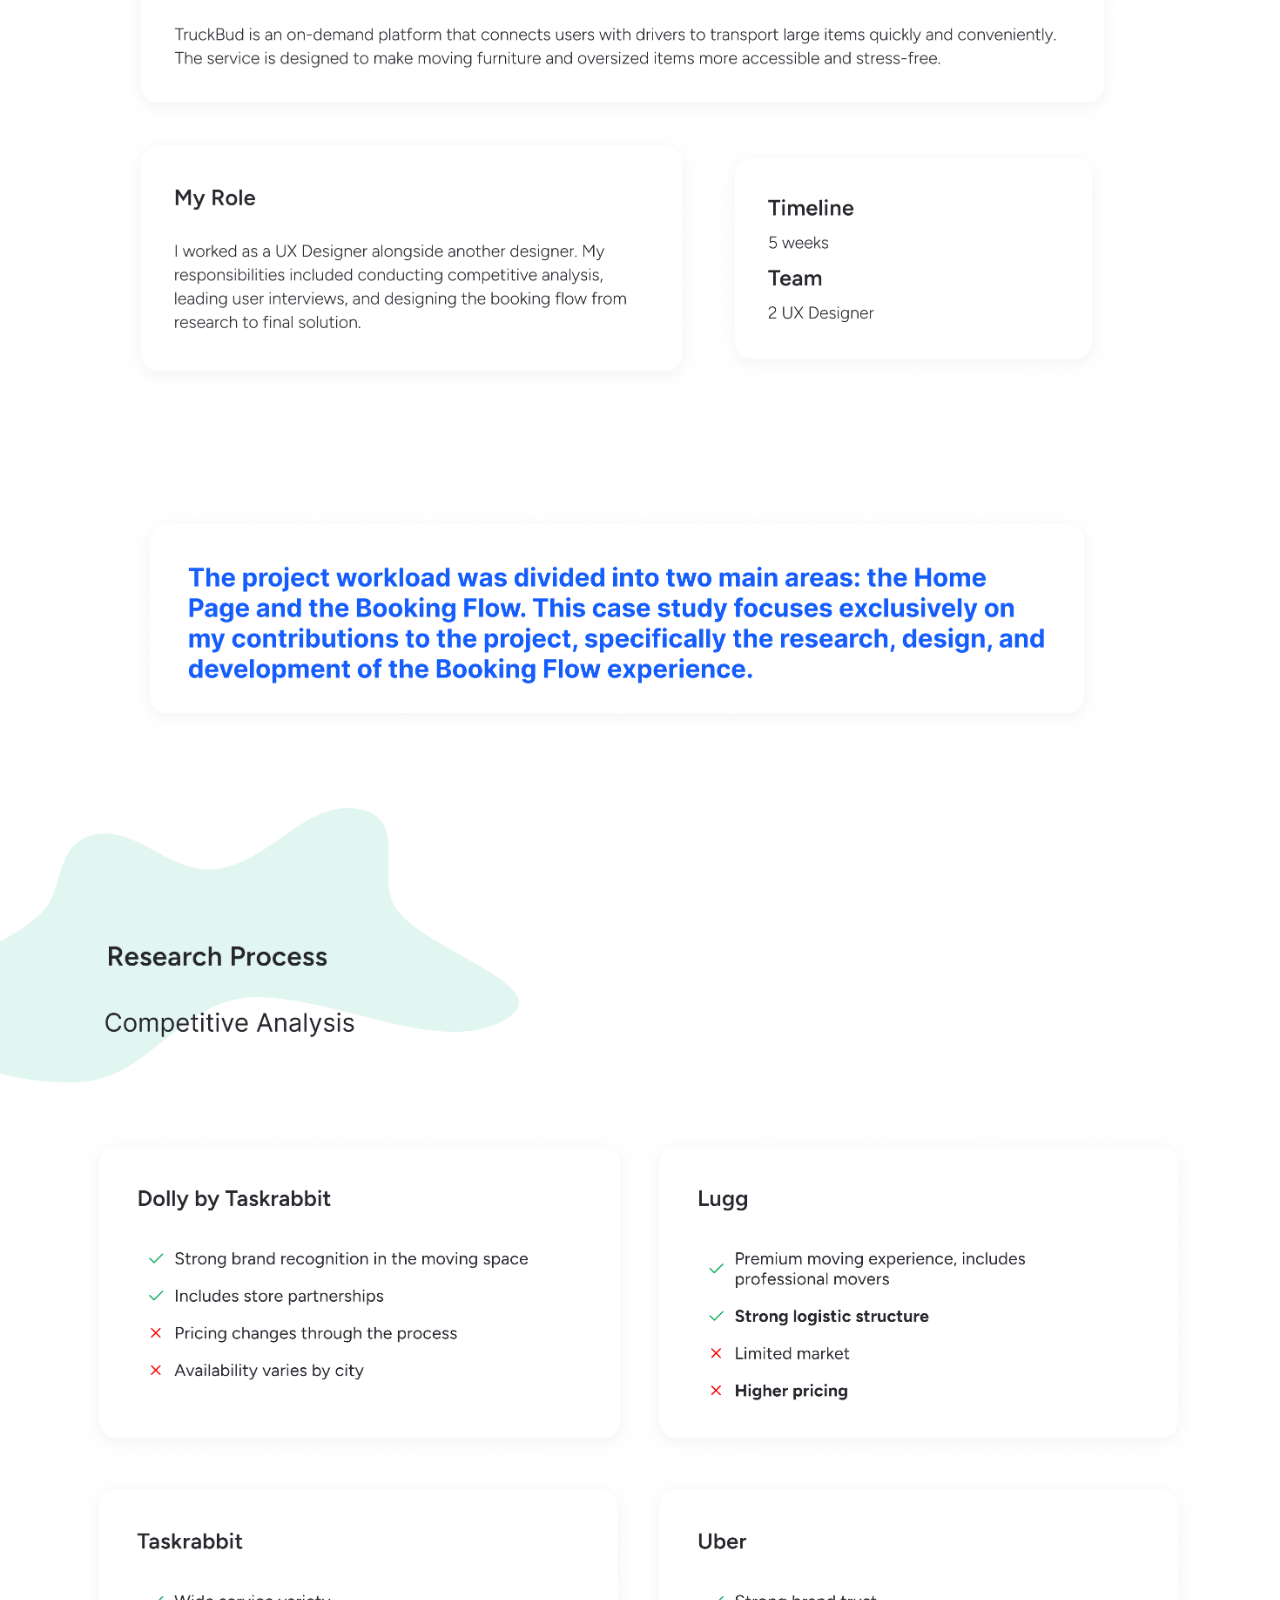
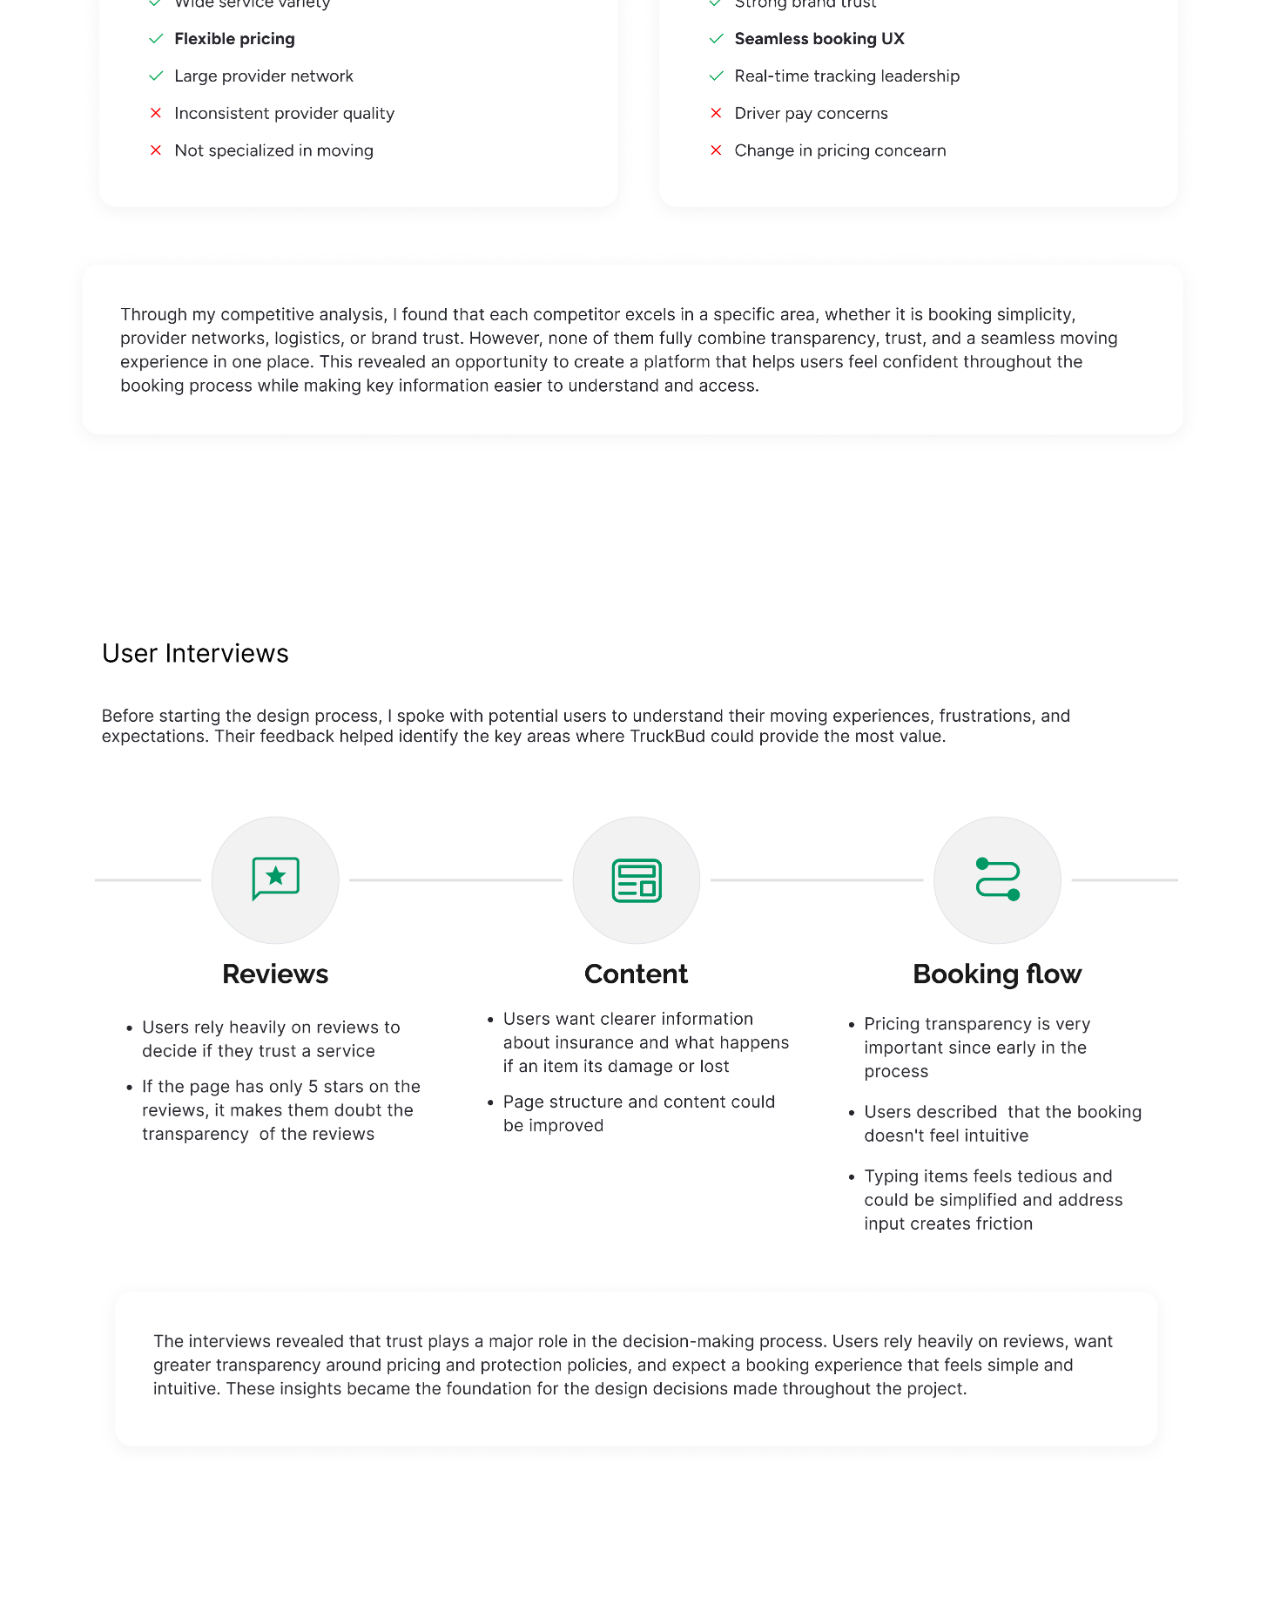
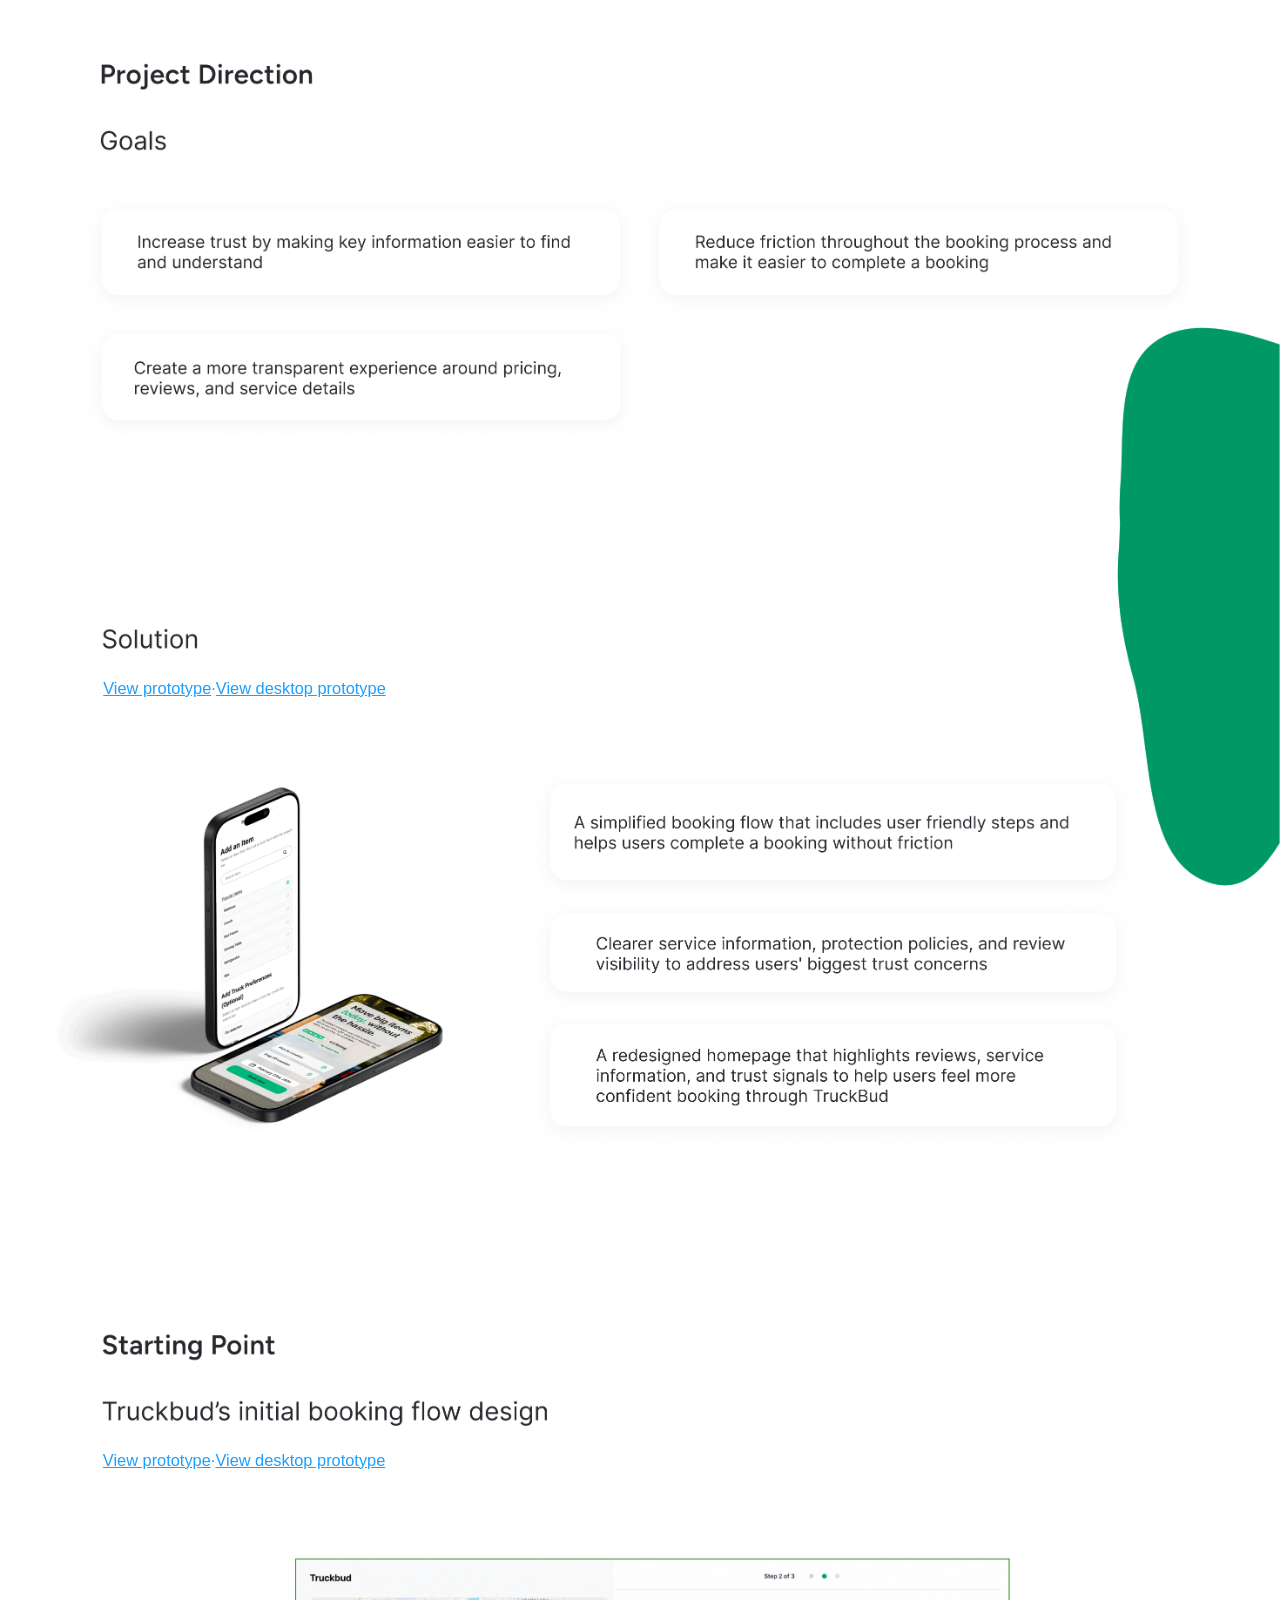
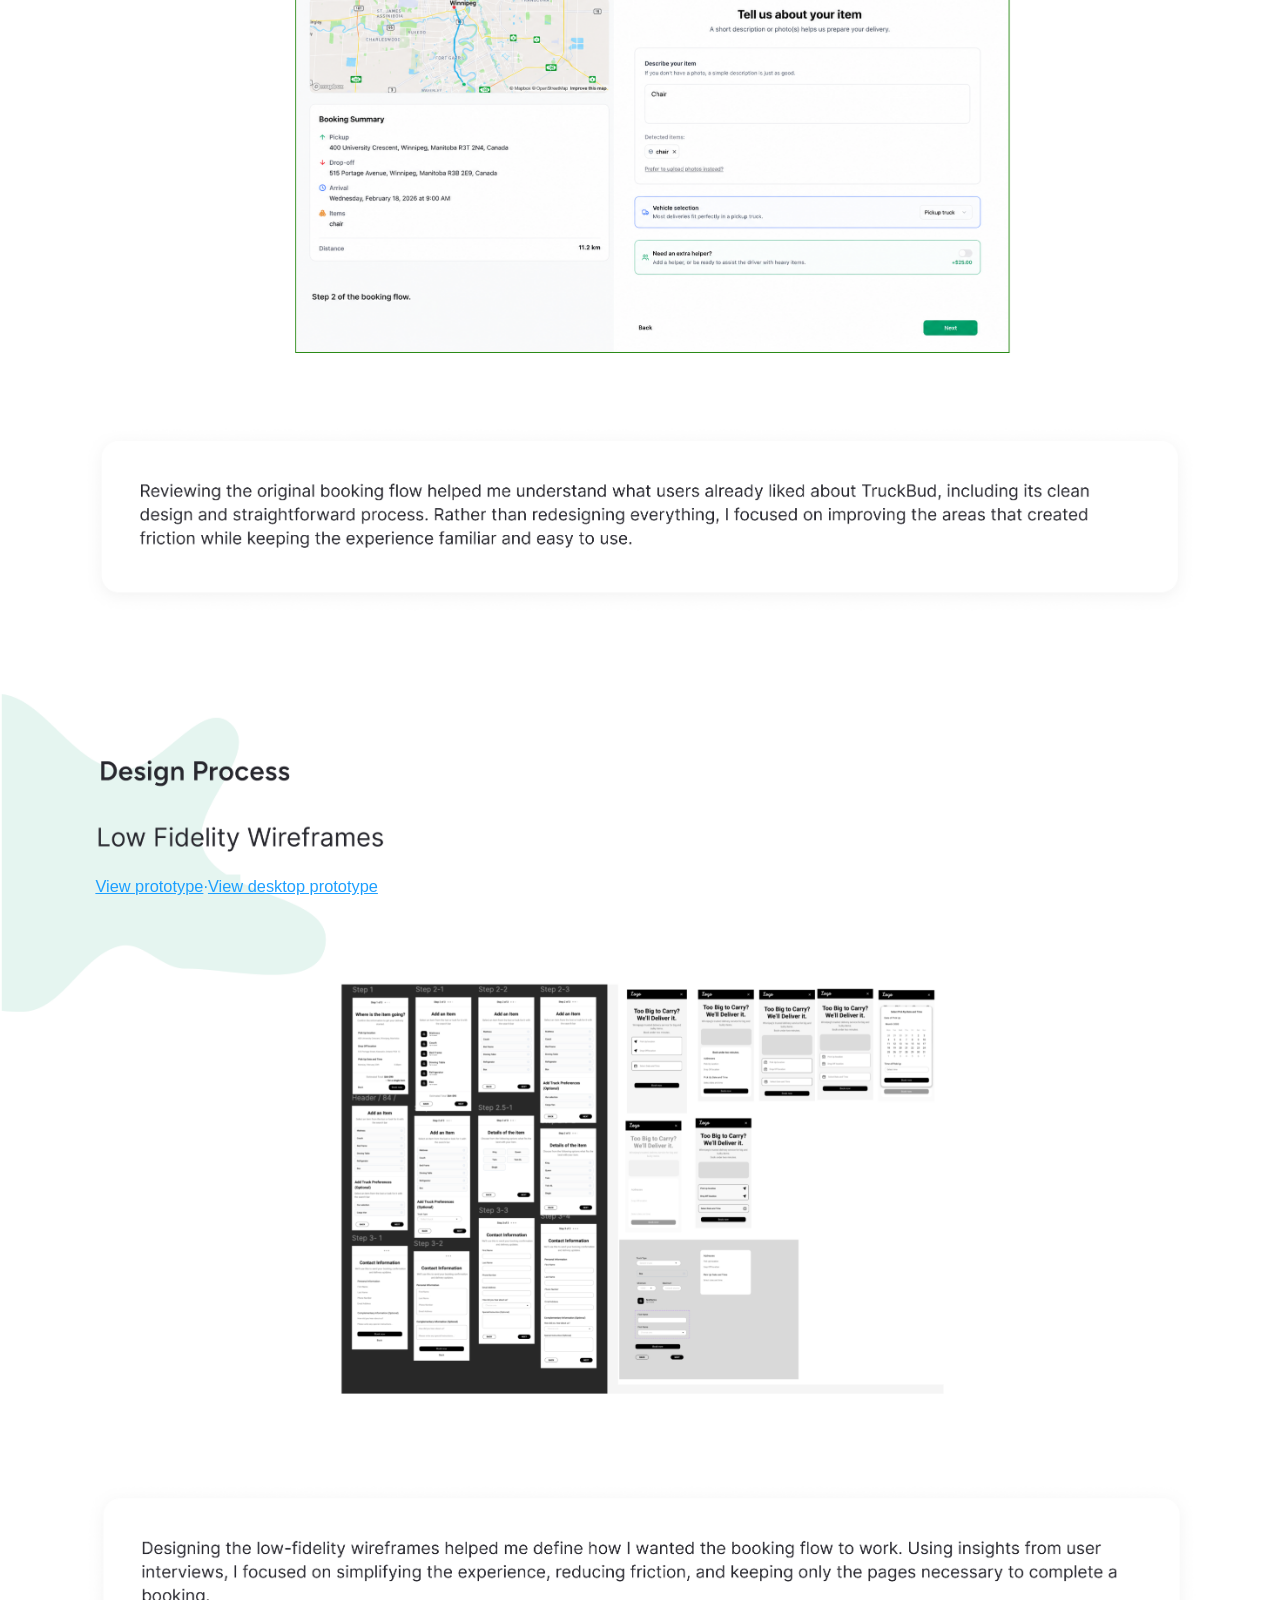
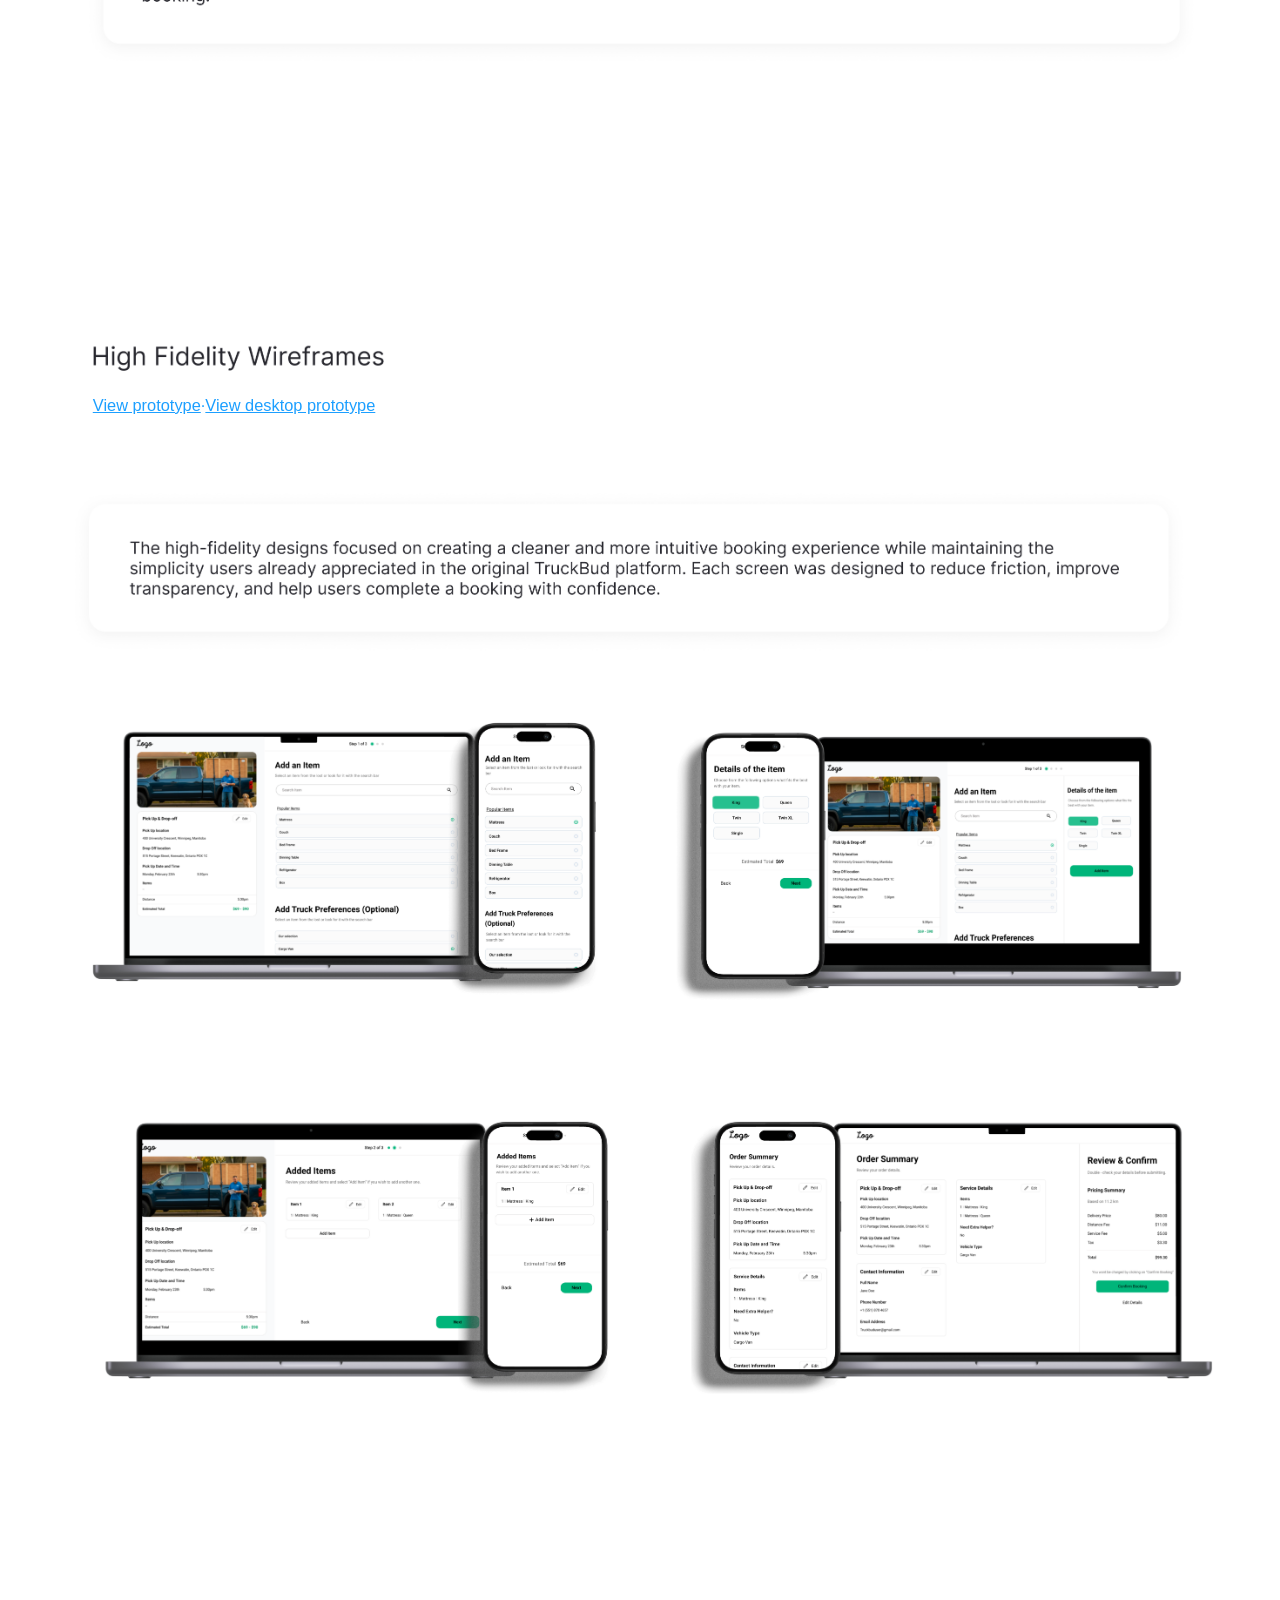
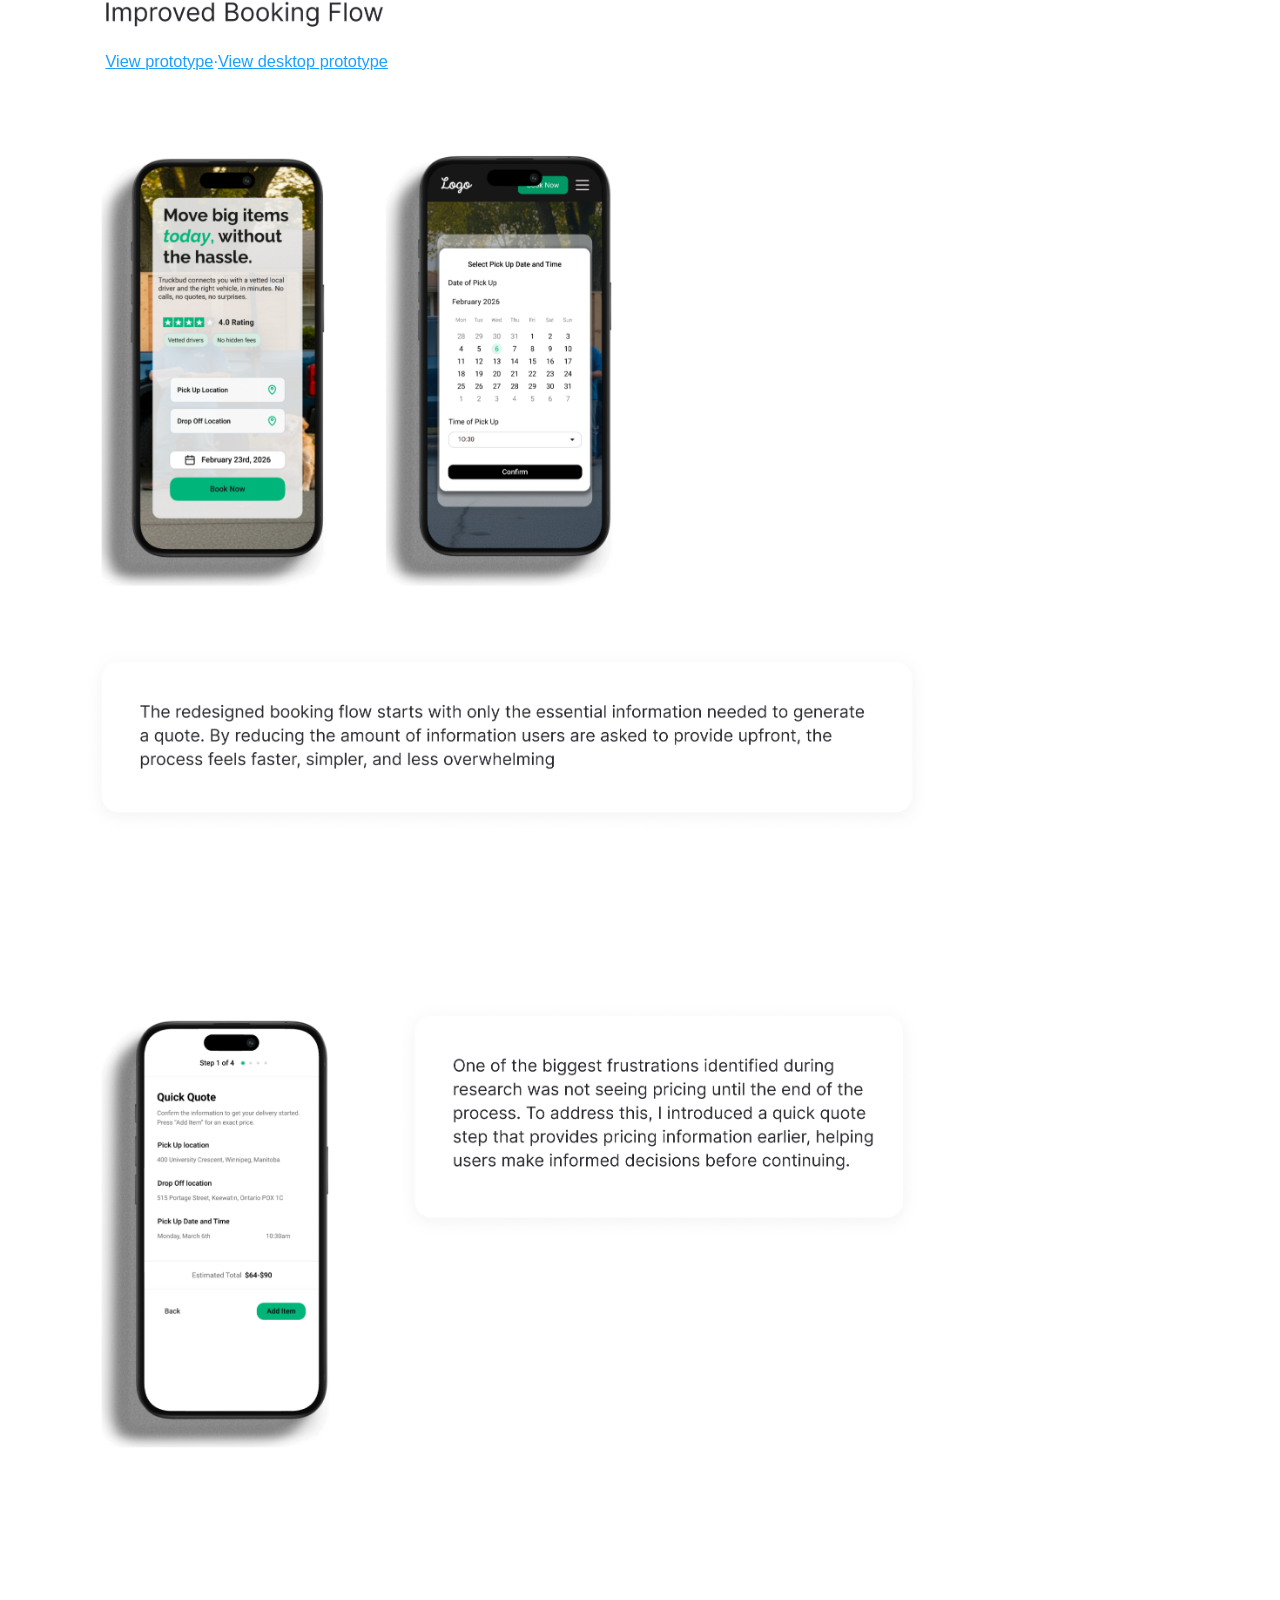
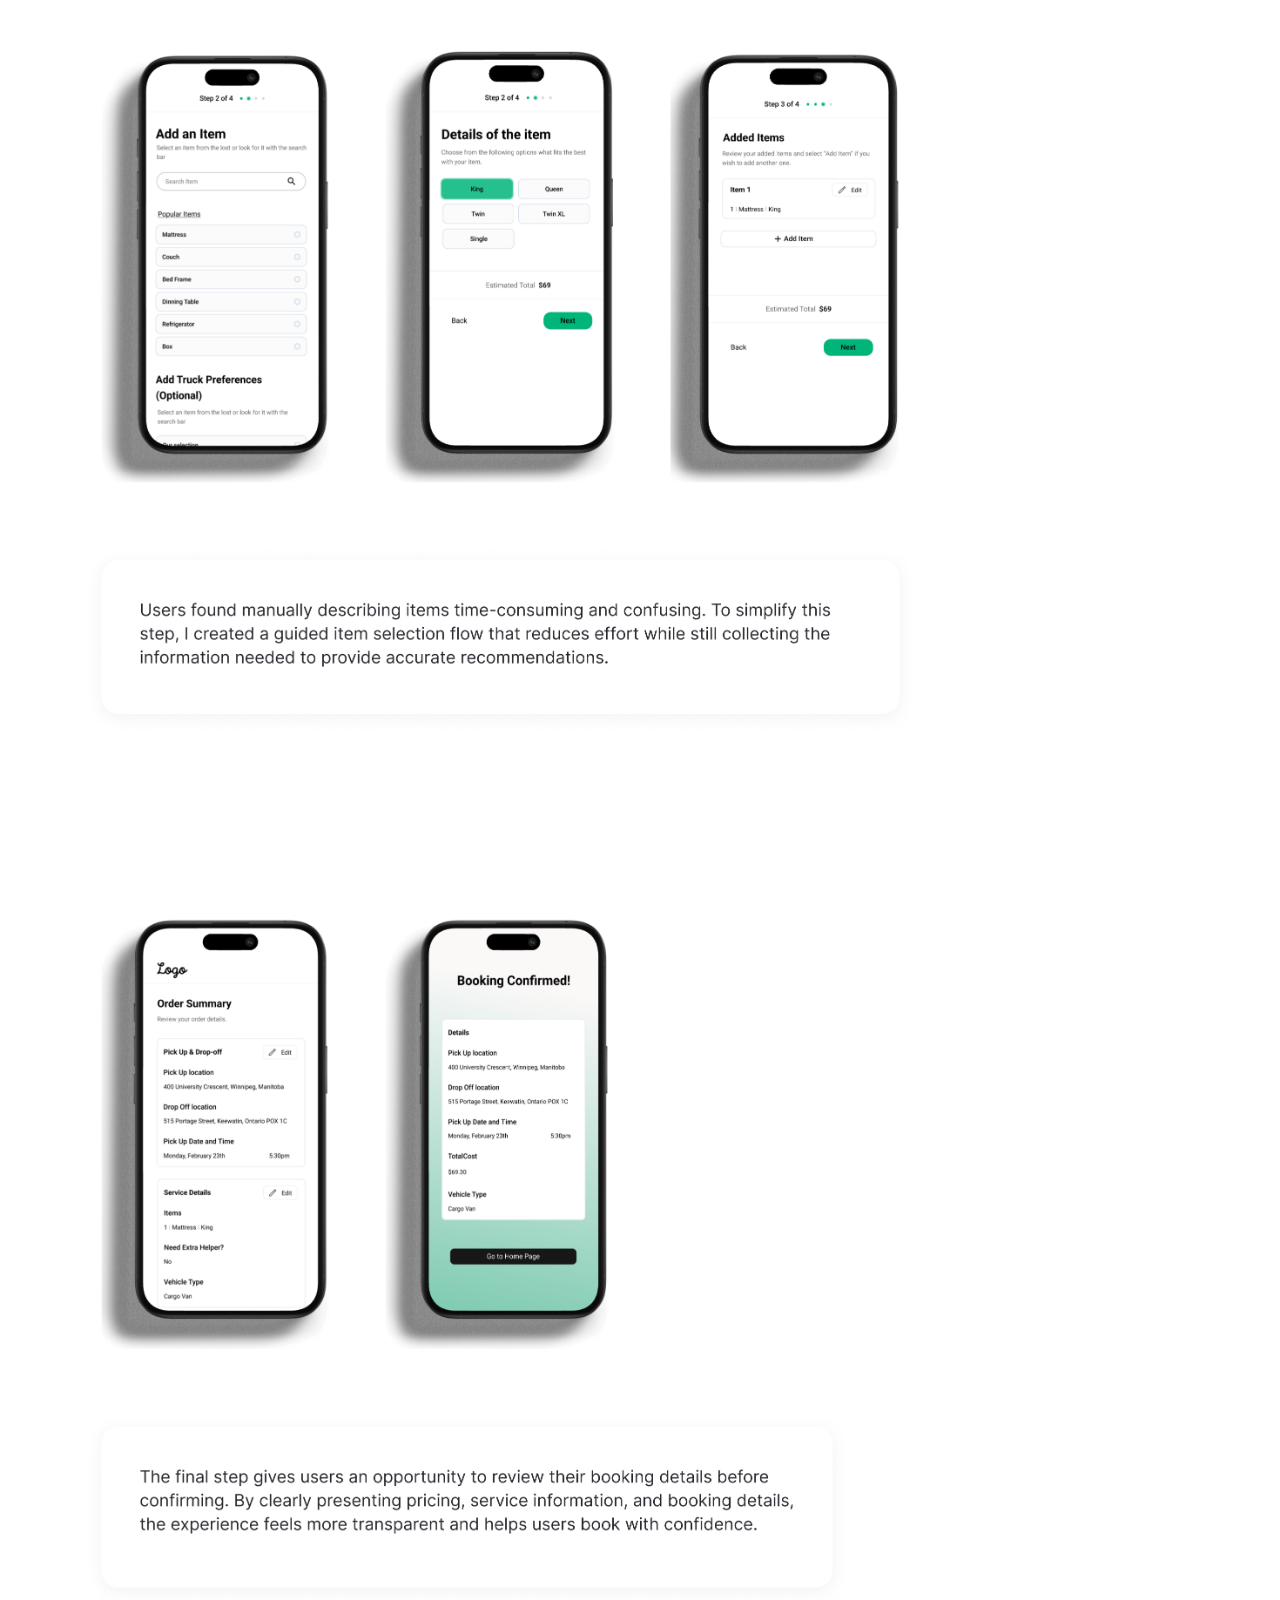
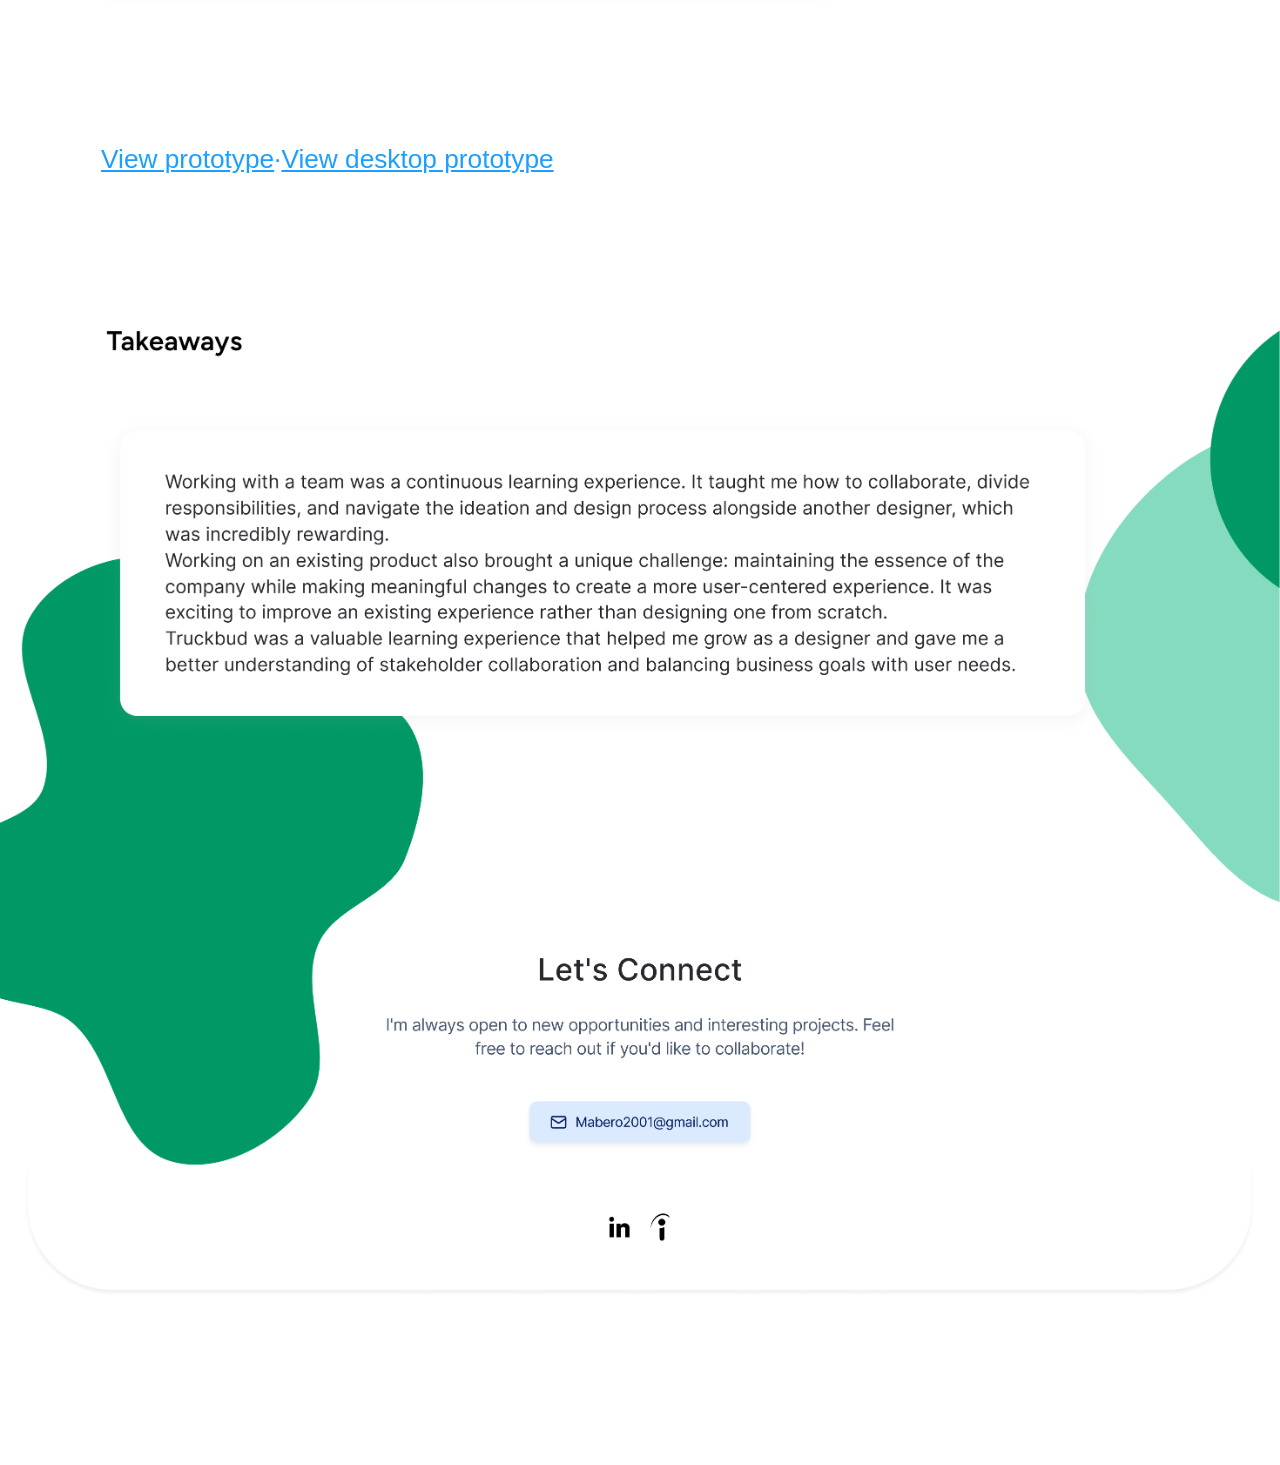
<file: truckbud.html>
<!doctype html><html lang="en"><head><meta charset="utf-8"><meta name="viewport" content="width=device-width, initial-scale=1"><title>Truckbud | Mariana Bello</title><link rel="stylesheet" href="preview.css?v=real-prototype-links-1"></head><body class="case-page"><header class="header"><a href="index.html" class="brand" aria-label="Mariana Bello home"><img src="logo.png" alt="MB"></a><nav class="nav" aria-label="Primary navigation"><div class="work-menu"><button type="button">Work <span>⌄</span></button><div class="dropdown"><a href="health.html">Health Insurance</a><a href="truckbud.html">Truckbud</a><a href="migrato.html">Migrato</a></div></div><a href="about.html">About</a></nav><button class="mobile-toggle" aria-label="Open menu" aria-expanded="false"><span></span><span></span><span></span></button></header><main class="case-board-wrap"><div class="case-board case-board-segments" role="img" aria-label="Truckbud UX case study"><img src="truckbud-slice-0.png" alt=""><div class="case-link-band" style="--band-image:url('truckbud-link-clean-0.png');--band-ratio:2939 / 109;--link-left:7.0772%;--link-size:2.05cqw;--link-color:#1c9fff"><a href="https://www.figma.com/proto/lCTq2D51cJX5qwWPGppWed/Truckbud--Copy-?node-id=2254-921&amp;p=f&amp;viewport=515%2C426%2C0.05&amp;t=HjtdfVMiyHhhQTcl-1&amp;scaling=min-zoom&amp;content-scaling=fixed&amp;starting-point-node-id=2254%3A921&amp;page-id=2254%3A919" target="_blank" rel="noopener">View prototype</a><span> · </span><a href="https://www.figma.com/proto/lCTq2D51cJX5qwWPGppWed/Truckbud--Copy-?node-id=2254-2201&amp;p=f&amp;viewport=515%2C426%2C0.05&amp;t=HjtdfVMiyHhhQTcl-1&amp;scaling=min-zoom&amp;content-scaling=fixed&amp;starting-point-node-id=2254%3A921&amp;page-id=2254%3A919" target="_blank" rel="noopener">View desktop prototype</a></div><img src="truckbud-slice-1.png" alt=""><div class="case-link-band" style="--band-image:url('truckbud-link-clean-1.png');--band-ratio:2939 / 69;--link-left:8.0640%;--link-size:1.28cqw;--link-color:#1c9fff"><a href="https://www.figma.com/proto/lCTq2D51cJX5qwWPGppWed/Truckbud--Copy-?node-id=2254-921&amp;p=f&amp;viewport=515%2C426%2C0.05&amp;t=HjtdfVMiyHhhQTcl-1&amp;scaling=min-zoom&amp;content-scaling=fixed&amp;starting-point-node-id=2254%3A921&amp;page-id=2254%3A919" target="_blank" rel="noopener">View prototype</a><span> · </span><a href="https://www.figma.com/proto/lCTq2D51cJX5qwWPGppWed/Truckbud--Copy-?node-id=2254-2201&amp;p=f&amp;viewport=515%2C426%2C0.05&amp;t=HjtdfVMiyHhhQTcl-1&amp;scaling=min-zoom&amp;content-scaling=fixed&amp;starting-point-node-id=2254%3A921&amp;page-id=2254%3A919" target="_blank" rel="noopener">View desktop prototype</a></div><img src="truckbud-slice-2.png" alt=""><div class="case-link-band" style="--band-image:url('truckbud-link-clean-2.png');--band-ratio:2939 / 70;--link-left:8.0299%;--link-size:1.28cqw;--link-color:#1c9fff"><a href="https://www.figma.com/proto/lCTq2D51cJX5qwWPGppWed/Truckbud--Copy-?node-id=2254-921&amp;p=f&amp;viewport=515%2C426%2C0.05&amp;t=HjtdfVMiyHhhQTcl-1&amp;scaling=min-zoom&amp;content-scaling=fixed&amp;starting-point-node-id=2254%3A921&amp;page-id=2254%3A919" target="_blank" rel="noopener">View prototype</a><span> · </span><a href="https://www.figma.com/proto/lCTq2D51cJX5qwWPGppWed/Truckbud--Copy-?node-id=2254-2201&amp;p=f&amp;viewport=515%2C426%2C0.05&amp;t=HjtdfVMiyHhhQTcl-1&amp;scaling=min-zoom&amp;content-scaling=fixed&amp;starting-point-node-id=2254%3A921&amp;page-id=2254%3A919" target="_blank" rel="noopener">View desktop prototype</a></div><img src="truckbud-slice-3.png" alt=""><div class="case-link-band" style="--band-image:url('truckbud-link-clean-3.png');--band-ratio:2939 / 70;--link-left:7.4515%;--link-size:1.28cqw;--link-color:#1c9fff"><a href="https://www.figma.com/proto/lCTq2D51cJX5qwWPGppWed/Truckbud--Copy-?node-id=2254-921&amp;p=f&amp;viewport=515%2C426%2C0.05&amp;t=HjtdfVMiyHhhQTcl-1&amp;scaling=min-zoom&amp;content-scaling=fixed&amp;starting-point-node-id=2254%3A921&amp;page-id=2254%3A919" target="_blank" rel="noopener">View prototype</a><span> · </span><a href="https://www.figma.com/proto/lCTq2D51cJX5qwWPGppWed/Truckbud--Copy-?node-id=2254-2201&amp;p=f&amp;viewport=515%2C426%2C0.05&amp;t=HjtdfVMiyHhhQTcl-1&amp;scaling=min-zoom&amp;content-scaling=fixed&amp;starting-point-node-id=2254%3A921&amp;page-id=2254%3A919" target="_blank" rel="noopener">View desktop prototype</a></div><img src="truckbud-slice-4.png" alt=""><div class="case-link-band" style="--band-image:url('truckbud-link-clean-4.png');--band-ratio:2939 / 69;--link-left:7.2474%;--link-size:1.28cqw;--link-color:#1c9fff"><a href="https://www.figma.com/proto/lCTq2D51cJX5qwWPGppWed/Truckbud--Copy-?node-id=2254-921&amp;p=f&amp;viewport=515%2C426%2C0.05&amp;t=HjtdfVMiyHhhQTcl-1&amp;scaling=min-zoom&amp;content-scaling=fixed&amp;starting-point-node-id=2254%3A921&amp;page-id=2254%3A919" target="_blank" rel="noopener">View prototype</a><span> · </span><a href="https://www.figma.com/proto/lCTq2D51cJX5qwWPGppWed/Truckbud--Copy-?node-id=2254-2201&amp;p=f&amp;viewport=515%2C426%2C0.05&amp;t=HjtdfVMiyHhhQTcl-1&amp;scaling=min-zoom&amp;content-scaling=fixed&amp;starting-point-node-id=2254%3A921&amp;page-id=2254%3A919" target="_blank" rel="noopener">View desktop prototype</a></div><img src="truckbud-slice-5.png" alt=""><div class="case-link-band" style="--band-image:url('truckbud-link-clean-5.png');--band-ratio:2939 / 69;--link-left:8.2341%;--link-size:1.28cqw;--link-color:#1c9fff"><a href="https://www.figma.com/proto/lCTq2D51cJX5qwWPGppWed/Truckbud--Copy-?node-id=2254-921&amp;p=f&amp;viewport=515%2C426%2C0.05&amp;t=HjtdfVMiyHhhQTcl-1&amp;scaling=min-zoom&amp;content-scaling=fixed&amp;starting-point-node-id=2254%3A921&amp;page-id=2254%3A919" target="_blank" rel="noopener">View prototype</a><span> · </span><a href="https://www.figma.com/proto/lCTq2D51cJX5qwWPGppWed/Truckbud--Copy-?node-id=2254-2201&amp;p=f&amp;viewport=515%2C426%2C0.05&amp;t=HjtdfVMiyHhhQTcl-1&amp;scaling=min-zoom&amp;content-scaling=fixed&amp;starting-point-node-id=2254%3A921&amp;page-id=2254%3A919" target="_blank" rel="noopener">View desktop prototype</a></div><img src="truckbud-slice-6.png" alt=""><div class="case-link-band" style="--band-image:url('truckbud-link-clean-6.png');--band-ratio:2939 / 109;--link-left:7.8938%;--link-size:2.05cqw;--link-color:#1c9fff"><a href="https://www.figma.com/proto/lCTq2D51cJX5qwWPGppWed/Truckbud--Copy-?node-id=2254-921&amp;p=f&amp;viewport=515%2C426%2C0.05&amp;t=HjtdfVMiyHhhQTcl-1&amp;scaling=min-zoom&amp;content-scaling=fixed&amp;starting-point-node-id=2254%3A921&amp;page-id=2254%3A919" target="_blank" rel="noopener">View prototype</a><span> · </span><a href="https://www.figma.com/proto/lCTq2D51cJX5qwWPGppWed/Truckbud--Copy-?node-id=2254-2201&amp;p=f&amp;viewport=515%2C426%2C0.05&amp;t=HjtdfVMiyHhhQTcl-1&amp;scaling=min-zoom&amp;content-scaling=fixed&amp;starting-point-node-id=2254%3A921&amp;page-id=2254%3A919" target="_blank" rel="noopener">View desktop prototype</a></div><img src="truckbud-slice-end.png" alt=""></div><a href="https://www.linkedin.com/in/mariana-bello-10333834a" target="_blank" rel="noopener" aria-label="LinkedIn" style="cursor:pointer;display:block;height:0.2219%;left:47.5%;position:absolute;top:9906.2903%;width:2.1%;z-index:15"></a><a href="https://profile.indeed.com" target="_blank" rel="noopener" aria-label="Indeed" style="cursor:pointer;display:block;height:0.2623%;left:50.8%;position:absolute;top:9902.2552%;width:2.1%;z-index:15"></a></main><script src="site.js?v=truckbud-inline-8"></script></body></html>
</file>
<file: preview.css>
*{box-sizing:border-box;margin:0;padding:0}html{scroll-behavior:smooth}body{background:#fff;color:#302d32;font-family:Inter,-apple-system,BlinkMacSystemFont,"Segoe UI",sans-serif;-webkit-font-smoothing:antialiased}a{color:inherit;text-decoration:none}img{display:block;max-width:100%}button{color:inherit;font:inherit}
.header{align-items:center;background:#fff;box-shadow:0 3px 15px rgba(0,0,0,.035);display:flex;height:118px;justify-content:space-between;padding:0 max(38px,calc((100vw - 2800px)/2));position:relative;z-index:30}.brand img{height:64px;width:64px}.nav{align-items:center;display:flex;gap:30px}.nav>a,.work-menu>button{background:none;border:0;font-size:17px;font-weight:650}.work-menu{position:relative}.work-menu>button{cursor:pointer;padding:18px 0}.work-menu span{font-size:20px}.dropdown{background:#fff;border-radius:12px;box-shadow:0 14px 35px rgba(0,0,0,.11);display:grid;gap:3px;left:-20px;min-width:190px;opacity:0;padding:9px;pointer-events:none;position:absolute;top:54px;transform:translateY(-6px);transition:.2s}.dropdown a{border-radius:7px;font-size:14px;padding:10px 12px}.dropdown a:hover{background:#f7f7f7}.work-menu:hover .dropdown,.work-menu:focus-within .dropdown{opacity:1;pointer-events:auto;transform:none}.mobile-toggle{background:none;border:0;display:none;height:40px;padding:8px;width:40px}.mobile-toggle span{background:#302d32;display:block;height:2px;margin:5px 0;width:24px}
.page-shell{background:#fafafa;border-radius:0 0 78px 78px;margin:0 auto 58px;max-width:2890px;overflow:hidden;width:calc(100% - 112px)}.hero{height:730px;overflow:hidden;position:relative}.hero-copy{left:8.3%;max-width:1050px;position:absolute;top:174px;z-index:4}.hero-copy>p{font-size:29px;margin-bottom:16px}.hero h1{font-size:42px;font-weight:400;letter-spacing:-.6px;line-height:1.37;max-width:1030px}.available{align-items:center;color:#168914;display:flex;font-size:17px;font-weight:600;gap:12px;margin:48px 0 22px}.available i{background:#15930f;border-radius:50%;height:12px;width:12px}.primary-button{background:#413d3f;border-radius:14px;color:#fff;display:inline-block;font-size:16px;font-weight:600;padding:13px 22px}.shape{position:absolute}.lavender{background:#f4e7fa;border-radius:0 55% 58% 0/0 43% 60% 0;height:500px;left:-65px;top:0;width:420px}.blue{background:#e2e9fb;border-radius:55% 0 0 55%;height:430px;right:-55px;top:88px;width:310px}.orange{background:#ff8738;border-radius:45% 55% 37% 63%/34% 48% 52% 66%;height:290px;right:-8px;top:258px;transform:rotate(-11deg);width:205px;z-index:2}
.home-section{margin:0 auto;max-width:2410px;padding:0 11.2%}.home-section h2{font-size:23px;margin-bottom:35px}.work-section{padding-top:28px}.project-stack{display:grid;gap:46px}.project-card{align-items:center;background:#fff;border-radius:28px;box-shadow:0 10px 28px rgba(0,0,0,.055);display:grid;grid-template-columns:minmax(0,1fr) 36%;min-height:340px;overflow:hidden;padding:45px 65px;transition:transform .2s,box-shadow .2s}.project-card:hover{box-shadow:0 16px 35px rgba(0,0,0,.09);transform:translateY(-3px)}.project-text span{background:#f7ddff;border-radius:8px;color:#a83bdd;display:inline-block;font-size:12px;font-weight:600;margin-bottom:34px;padding:5px 24px}.project-text h3{font-size:18px;line-height:1.3;margin-bottom:26px;max-width:700px}.project-text p{color:#777;font-size:14px;line-height:1.3;max-width:660px}.project-card img{height:240px;justify-self:end;object-fit:contain;width:100%}.about-preview{padding-top:170px}.about-preview-card{align-items:center;background:#fff;border-radius:25px;box-shadow:0 10px 28px rgba(0,0,0,.055);display:flex;flex-direction:column;justify-content:center;min-height:430px;padding:60px;text-align:center}.about-preview-card h3{font-size:29px;margin-bottom:22px}.about-preview-card p{color:#777;font-size:14px;line-height:1.6;max-width:1000px}.about-preview-card a{color:#2468ff;font-size:14px;margin-top:27px}.connect{padding:180px 20px 100px;text-align:center}.connect h2{font-size:30px;margin-bottom:28px}.connect p{color:#6f7788;font-size:15px;line-height:1.5}.email{background:#e5f0ff;border-radius:8px;color:#23436f;display:inline-block;font-size:13px;margin:26px 0 55px;padding:12px 22px}.social{display:flex;gap:24px;justify-content:center}.social a{font-size:19px;font-weight:700}
.about-content{margin:0 auto;max-width:1200px;padding:85px 5.5% 0}.about-content h2{font-size:28px;margin-bottom:65px}.about-lead{font-size:27px!important;line-height:1.35!important;margin-bottom:62px!important;max-width:2500px}.about-content>p{font-size:17px;line-height:1.45;margin-bottom:65px}.photo-grid{display:grid;gap:24px;grid-template-columns:repeat(4,1fr);margin-top:95px}.photo-grid img{aspect-ratio:1;border-radius:17px;height:100%;object-fit:cover;width:100%}
.about-page .connect{padding-top:120px;padding-bottom:105px}
.case-page{background:#fff}.case-header{display:none}.case-page main{margin:0 auto;max-width:1440px}.case-board{height:auto;width:100%}
@media(max-width:1100px){.page-shell{border-radius:0 0 50px 50px;width:calc(100% - 42px)}.header{height:88px;padding:0 28px}.brand img{height:52px;width:52px}.hero{height:650px}.hero-copy{left:8%;max-width:720px;top:145px}.hero-copy>p{font-size:24px}.hero h1{font-size:34px}.lavender{height:430px;width:330px}.blue{height:350px;width:255px}.orange{height:230px;top:235px;width:165px}.project-card{grid-template-columns:minmax(0,1fr) 40%;padding:38px 44px}.home-section{padding-left:8%;padding-right:8%}.about-preview{padding-top:120px}.about-content{padding-top:70px}.about-lead{font-size:23px!important}.about-page .connect{padding-top:360px}}
@media(max-width:720px){body.nav-open{overflow:hidden}.header{height:74px;padding:0 19px}.brand img{height:46px;width:46px}.mobile-toggle{display:block;position:relative;z-index:32}.nav{align-items:center;background:#fff;flex-direction:column;gap:28px;inset:0;justify-content:center;opacity:0;pointer-events:none;position:fixed;transform:translateY(-10px);transition:.2s;z-index:31}.nav-open .nav{opacity:1;pointer-events:auto;transform:none}.nav>a,.work-menu>button{font-size:27px}.dropdown{display:none}.nav-open .mobile-toggle span:first-child{transform:translateY(7px) rotate(45deg)}.nav-open .mobile-toggle span:nth-child(2){opacity:0}.nav-open .mobile-toggle span:last-child{transform:translateY(-7px) rotate(-45deg)}.page-shell{border-radius:0 0 35px 35px;margin-bottom:25px;width:calc(100% - 20px)}.hero{height:670px}.hero-copy{left:7%;right:7%;top:260px}.hero-copy>p{font-size:20px;margin-bottom:13px}.hero h1{font-size:29px;line-height:1.3}.available{font-size:14px;margin:33px 0 19px}.primary-button{border-radius:11px;font-size:14px;padding:11px 18px}.lavender{height:245px;left:-65px;width:270px}.blue{height:215px;right:-80px;top:32px;width:190px}.orange{height:145px;right:-20px;top:115px;width:105px}.home-section{padding-left:6%;padding-right:6%}.home-section h2{font-size:20px;margin-bottom:22px}.project-stack{gap:22px}.project-card{display:flex;flex-direction:column-reverse;min-height:0;padding:26px 24px 32px}.project-card img{height:170px;margin-bottom:18px}.project-text span{margin-bottom:18px}.project-text h3{font-size:16px;margin-bottom:15px}.project-text p{font-size:13px}.about-preview{padding-top:90px}.about-preview-card{min-height:360px;padding:38px 24px}.about-preview-card h3{font-size:23px}.connect{padding:110px 20px 72px}.connect h2{font-size:26px}.connect p br{display:none}.about-content{padding:65px 7% 0}.about-content h2{font-size:24px;margin-bottom:42px}.about-lead{font-size:21px!important;margin-bottom:42px!important}.about-content>p{font-size:15px;margin-bottom:42px}.photo-grid{gap:10px;grid-template-columns:repeat(2,1fr);margin-top:55px}.about-page .connect{padding-top:130px}.case-header{height:58px;padding:0 18px}.case-header nav{gap:14px}.case-page main{overflow:hidden}.case-board{min-width:700px;transform-origin:top left;width:700px}.case-page main{height:calc(700px / var(--ratio, .08))}}
@media(max-width:720px){.case-page main{height:auto;overflow:visible}.case-board{min-width:0;transform:none;width:100%}}
.work-menu.work-open .dropdown{opacity:1;pointer-events:auto;transform:none}
.case-nav{height:0;left:50%;max-width:1440px;position:absolute;top:0;transform:translateX(-50%);width:100%;z-index:20}.case-logo-link{height:7vw;left:2%;max-height:100px;min-height:35px;position:absolute;top:0;width:8%}.case-work{left:74%;position:absolute;top:1.6vw}.case-work>button{color:transparent;height:4.8vw;max-height:70px;min-height:30px;padding:0;width:8.5vw}.case-work .dropdown{left:0;top:4.8vw}.case-about-link{height:4.8vw;left:82.2%;max-height:70px;min-height:30px;position:absolute;top:1.6vw;width:7.2vw}
@media(max-width:720px){.nav .work-menu.work-open .dropdown{display:grid;left:50%;top:52px;transform:translateX(-50%)}.case-work .dropdown{display:grid}}
.case-work .dropdown{left:auto;right:0}
.brand img{object-fit:contain;object-position:center}
.project-card img{align-self:center;justify-self:center;object-fit:contain;object-position:center}
.photo-frame{aspect-ratio:1;border-radius:14px;isolation:isolate;overflow:hidden;transform:translateZ(0);-webkit-mask-image:-webkit-radial-gradient(white,black)}.photo-grid .photo-frame img{border-radius:0;height:100%;object-fit:cover;object-position:center;width:100%}
.case-board{object-fit:contain;object-position:top center}
@media(max-width:720px){.project-card img{align-self:center;object-fit:contain;object-position:center}}
.project-card{height:260px;min-height:260px;padding:24px 65px}
.project-card:nth-child(2) img{transform:scale(.84);transform-origin:center}
@media(max-width:1100px){.project-card{padding:38px 44px}}
@media(max-width:720px){.project-card{padding:26px 24px 32px}}
@media(min-width:721px) and (max-width:1100px){.project-stack{gap:35px}.project-card{height:226px;min-height:226px;padding:20px 44px}.project-card img{height:170px}.project-card:nth-child(2) img{transform:scale(.84)}.project-text span{margin-bottom:20px}.project-text h3{margin-bottom:18px}}
@media(min-width:1101px){.project-stack{gap:35px}.project-card img{height:190px}.project-text span{margin-bottom:22px}.project-text h3{margin-bottom:20px}}
.case-board-wrap{position:relative}.case-board-segments{container-type:inline-size}.case-board-segments>img{display:block;height:auto;width:100%}.case-link-band{align-items:center;aspect-ratio:var(--band-ratio);background:var(--band-image) center/100% 100% no-repeat;box-sizing:border-box;display:flex;padding-left:var(--link-left);white-space:nowrap;width:100%}.case-link-band a{color:var(--link-color);font-family:Arial,sans-serif;font-size:var(--link-size);font-weight:400;line-height:1.15;text-decoration:underline}.case-link-band span{color:var(--link-color);font-family:Arial,sans-serif;font-size:var(--link-size);line-height:1.15}
html,body{height:auto;min-height:100%;overflow-y:auto}body:not(.nav-open){overflow-y:auto!important}.page-shell{height:auto;max-height:none;position:relative}
.about-page .connect{padding-top:180px}
@media(max-width:720px){.about-page .connect{padding-top:130px}}
.header .work-menu>button span{position:relative;top:-2px}
@media(min-width:721px) and (max-width:1100px){
  .page-shell{border-radius:0 50px 50px 50px;margin-top:34px;overflow:visible}
  .page-shell .hero{border-radius:0 50px 0 0;height:600px;overflow:visible}
  .page-shell .hero-copy{left:8.4%;max-width:560px;top:121px}
  .page-shell .lavender{height:434px;left:-19px;top:-40px;width:315px}
  .page-shell .blue{height:375px;top:52px;width:200px}
  .page-shell .orange{height:257px;right:-55px;top:221px;transform:none;width:206px}
}
.page-shell .lavender{background:transparent url("hero-lavender-original.png") center/100% 100% no-repeat;border-radius:0}
.page-shell .blue{background:transparent url("hero-blue-smooth.png") center/100% 100% no-repeat;border-radius:0}
.page-shell .orange{background:transparent url("hero-orange-original.png") center/100% 100% no-repeat;border-radius:0}
.page-shell .hero h1{font-weight:300}
@media(max-width:720px){.project-card{height:auto;min-height:0}}

/* Preserve the original hero artwork proportions at each responsive range. */
.page-shell,
.page-shell .hero{overflow:visible}
.page-shell .lavender,
.page-shell .blue,
.page-shell .orange{background-size:contain;transform:none}

@media(min-width:1600px){
  .page-shell .lavender{height:567px;left:-45px;top:-45px;width:420px}
  .page-shell .blue{height:525px;right:-52px;top:42px;width:280px}
  .page-shell .orange{height:262px;right:-42px;top:235px;width:210px}
}

@media(min-width:1101px) and (max-width:1599px){
  .page-shell .lavender{height:499px;left:-35px;top:-35px;width:370px}
  .page-shell .blue{height:431px;right:-110px;top:54px;width:230px}
  .page-shell .orange{height:231px;right:-95px;top:225px;width:185px}
}

@media(min-width:721px) and (max-width:1100px){
  .page-shell .blue{top:52px}
  .page-shell .orange{height:200px;right:-42px;top:248px;width:160px}
}

@media(max-width:720px){
  .page-shell .lavender{height:290px;left:-45px;top:-28px;width:215px}
  .page-shell .blue{height:234px;right:-35px;top:20px;width:125px}
  .page-shell .orange{height:125px;right:-28px;top:112px;width:100px}
}

.desktop-headline-break{display:none}
@media(min-width:1101px){.desktop-headline-break{display:block}}
.full-width-headline{display:none}
@media(min-width:1501px){.standard-headline{display:none}.full-width-headline{display:block}}

@media(min-width:1101px){
  .page-shell .blue{right:-56px}
  .page-shell .orange{height:254px;right:-90px;top:270px;width:204px}
}

@media(min-width:1920px){
  .page-shell .blue{height:600px;right:180px;top:16px;width:320px}
  .page-shell .orange{height:411px;right:-100px;top:358px;width:330px}
}

.social{align-items:flex-end;gap:22px}.social a{align-items:flex-end;display:flex;height:31px;justify-content:center}.social a:first-child img{height:24px;width:24px}.social a:last-child img{height:31px;width:auto}

@media(min-width:721px){
  .page-shell{border-top-left-radius:50px;border-top-right-radius:50px;margin-top:34px}
  .page-shell .lavender{transform:translateY(-34px)}
  .page-shell .lavender::before{background:#f7ecfe;clip-path:polygon(0 0,100% 0,100% 100%,75% 99%,50% 96%,25% 91%,0 84%);content:"";height:100%;position:absolute;right:calc(100% - 24px);top:0;width:90px}
}

.case-work{left:80.5%}
.case-about-link{left:89.5%}
/* Remove invisible hotspot links causing extra scroll */
main a[style*="position:absolute"],
main a[style*="position: absolute"] {
  display: none !important;
  height: 0 !important;
  width: 0 !important;
  top: auto !important;
  left: auto !important;
}
/* Prevent horizontal page scroll without affecting hero layout */
body {
  overflow-x: hidden;
}
/* Fix empty hero spacing on About page only */
.about-page .hero {
  height: 90px !important;
  min-height: 90px !important;
}
/* About page: keep text high, shapes behind */
.about-page .hero {
  height: 220px !important;
  min-height: 220px !important;
  position: relative;
}

.about-page .hero .shape {
  z-index: 1 !important;
  pointer-events: none;
}

.about-page .about-content {
  position: relative;
  z-index: 10 !important;
  padding-top: 40px !important;
}
.about-page .about-content {
    transform: translateY(-90px);
}
/* Final About connect spacing fix */
.about-page .connect {
  padding-top: 60px !important;
}
/* Hide Indeed and center LinkedIn */
.social a:last-child {
    display: none !important;
}

.social {
    justify-content: center !important;
    gap: 0 !important;
}

.social a:first-child {
    margin: 0 auto;
}
</file>
